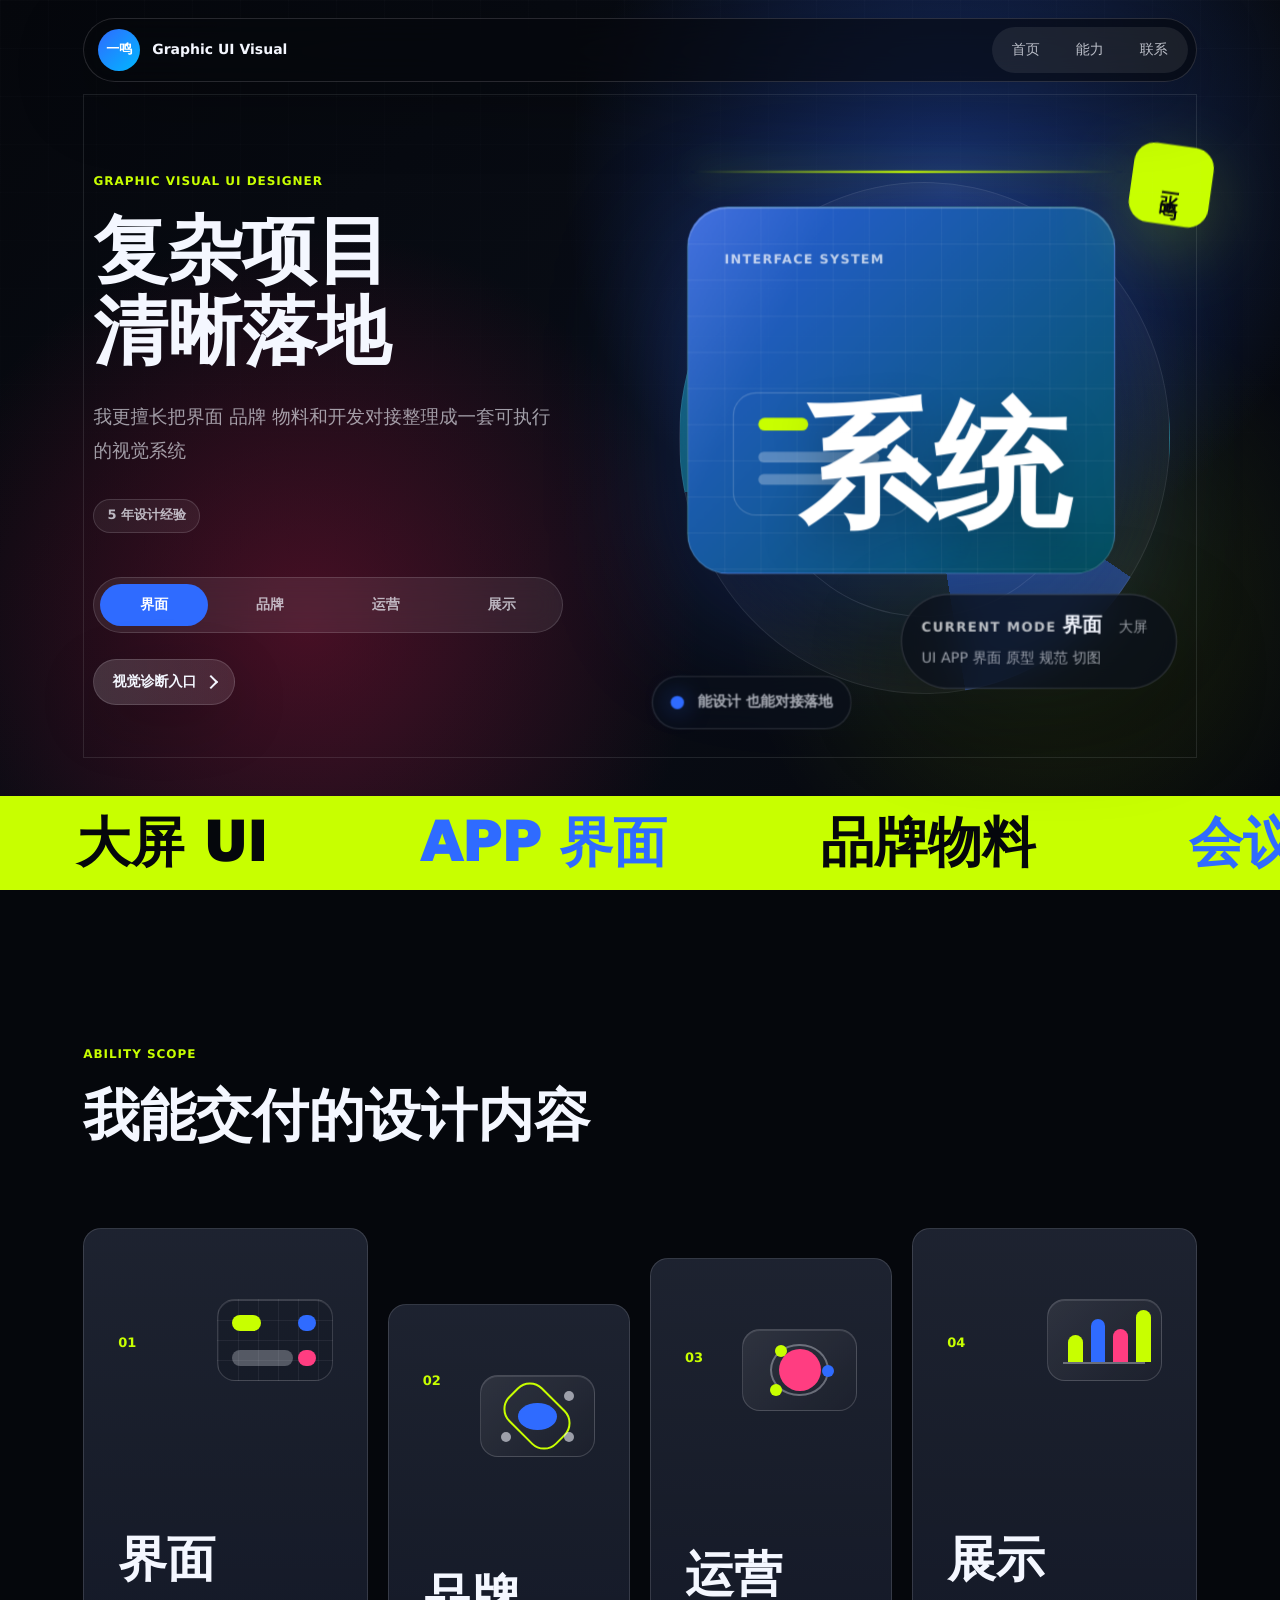
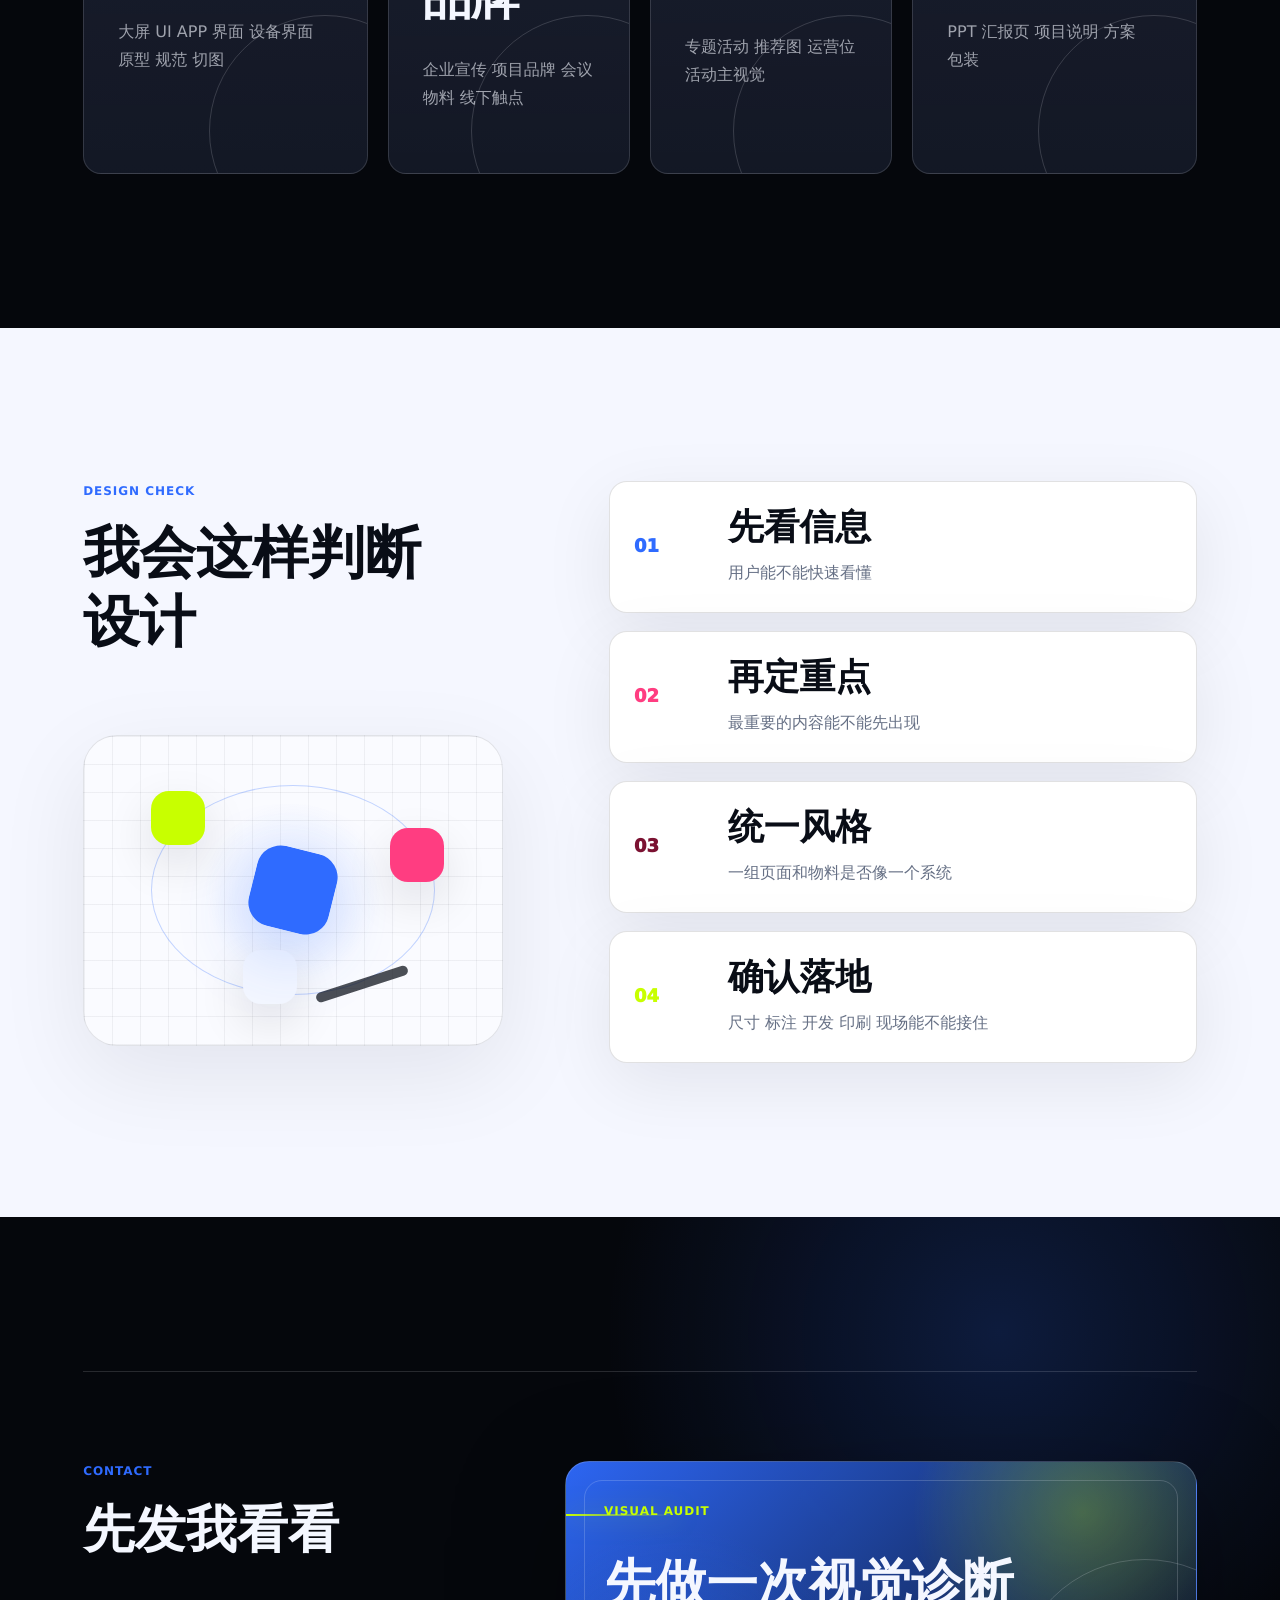
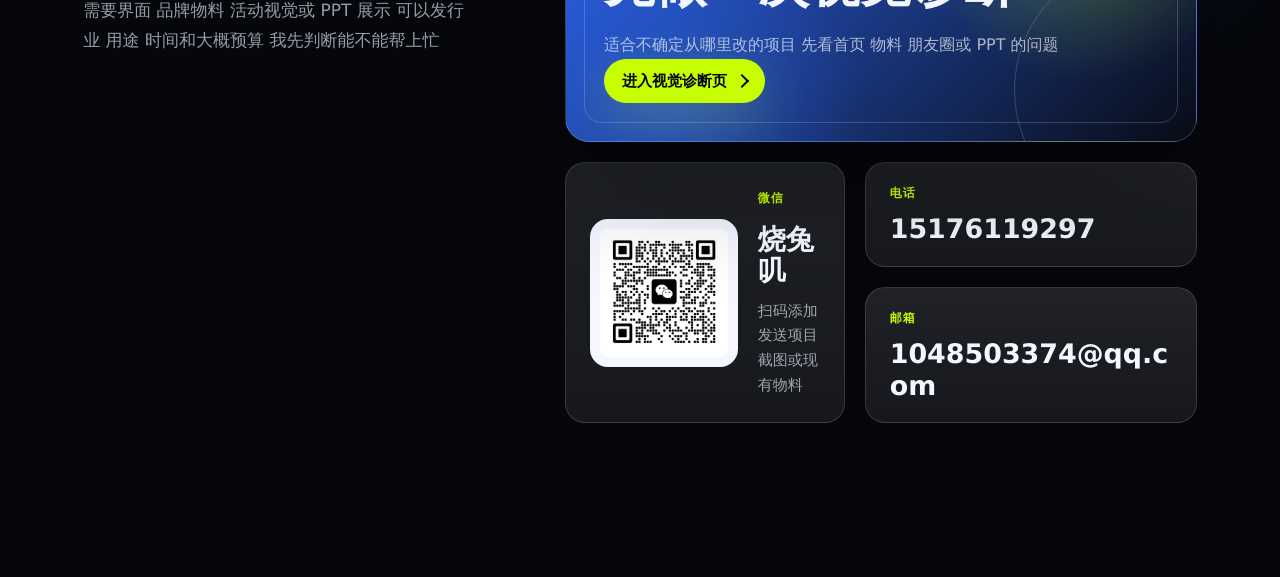
<file: index.html>
<!doctype html>
<html lang="zh-CN">
  <head>
    <meta charset="utf-8" />
    <meta name="viewport" content="width=device-width, initial-scale=1" />
    <title>张一鸣 视觉与 UI 设计师</title>
    <meta
      name="description"
      content="张一鸣 视觉与 UI 设计师 5 年设计经验 覆盖大屏 UI APP 界面 品牌物料 活动视觉 PPT 展示与项目落地"
    />
    <link rel="stylesheet" href="./styles.css" />
    <script src="./scripts.js" defer></script>
  </head>
  <body data-mode="interface">
    <div class="scroll-line" data-progress></div>
    <div class="light" data-light aria-hidden="true"></div>

    <header class="site-header" data-header>
      <a class="brand" href="#top" aria-label="回到首页">
        <span>一鸣</span>
        <strong>Graphic UI Visual</strong>
      </a>
      <button class="menu-toggle" type="button" aria-expanded="false" aria-controls="site-menu" data-menu-toggle>
        <span></span><span></span>
      </button>
      <nav class="site-nav" id="site-menu" data-menu>
        <a href="#top">首页</a>
        <a href="#work">能力</a>
        <a href="#contact">联系</a>
      </nav>
    </header>

    <main id="top">
      <section class="hero">
        <div class="hero-copy reveal">
          <p class="eyebrow">Graphic Visual UI Designer</p>
          <h1 data-hero-title>复杂项目<br />清晰落地</h1>
          <p class="lead" data-hero-lead>
            我更擅长把界面 品牌 物料和开发对接整理成一套可执行的视觉系统
          </p>
          <div class="hero-proof" aria-label="经验标签">
            <span>5 年设计经验</span>
          </div>

          <div class="mode-switch" aria-label="首屏内容切换">
            <button class="is-active" type="button" data-mode-button="interface">界面</button>
            <button type="button" data-mode-button="brand">品牌</button>
            <button type="button" data-mode-button="operation">运营</button>
            <button type="button" data-mode-button="presentation">展示</button>
          </div>

          <div class="hero-bottom reveal">
            <a class="enter" href="./visual-rescue/">视觉诊断入口</a>
          </div>
        </div>

        <div class="hero-art reveal" data-tilt aria-label="设计能力视觉装置">
          <div class="hero-halo" aria-hidden="true"></div>
          <div class="hero-screen">
            <span data-paper-label>Interface System</span>
            <div class="hero-wire" aria-hidden="true"><i></i><i></i><i></i></div>
            <strong data-paper-main>系统</strong>
          </div>
          <div class="hero-scan" aria-hidden="true"></div>
          <div class="hero-mode-card">
            <span>Current Mode</span>
            <strong data-paper-mode>界面</strong>
            <p data-paper-desc>大屏 UI APP 界面 原型 规范 切图</p>
          </div>
          <div class="hero-status">
            <b aria-hidden="true"></b>
            <span data-paper-status>能设计 也能对接落地</span>
          </div>
          <div class="seal">张一鸣</div>
        </div>
      </section>

      <section class="ticker" aria-label="能力关键词">
        <div>
          <span>大屏 UI</span>
          <span>APP 界面</span>
          <span>品牌物料</span>
          <span>会议活动</span>
          <span>PPT 展示</span>
          <span>开发对接</span>
          <span>大屏 UI</span>
          <span>APP 界面</span>
          <span>品牌物料</span>
          <span>会议活动</span>
          <span>PPT 展示</span>
          <span>开发对接</span>
        </div>
      </section>

      <section class="work" id="work">
        <div class="section-title reveal">
          <p class="eyebrow">Ability Scope</p>
          <h2>我能交付的设计内容</h2>
        </div>

        <div class="work-wall">
          <button class="work-card reveal" type="button" data-case-button="interface" data-magnetic>
            <span>01</span>
            <div class="card-icon icon-interface" aria-hidden="true">
              <i></i><i></i><i></i><i></i>
            </div>
            <h3>界面</h3>
            <p>大屏 UI APP 界面 设备界面 原型 规范 切图</p>
          </button>
          <button class="work-card reveal" type="button" data-case-button="brand" data-magnetic>
            <span>02</span>
            <div class="card-icon icon-brand" aria-hidden="true">
              <i></i><i></i><i></i>
            </div>
            <h3>品牌</h3>
            <p>企业宣传 项目品牌 会议物料 线下触点</p>
          </button>
          <button class="work-card reveal" type="button" data-case-button="operation" data-magnetic>
            <span>03</span>
            <div class="card-icon icon-operation" aria-hidden="true">
              <i></i><i></i><i></i>
            </div>
            <h3>运营</h3>
            <p>专题活动 推荐图 运营位 活动主视觉</p>
          </button>
          <button class="work-card reveal" type="button" data-case-button="presentation" data-magnetic>
            <span>04</span>
            <div class="card-icon icon-presentation" aria-hidden="true">
              <i></i><i></i><i></i><i></i>
            </div>
            <h3>展示</h3>
            <p>PPT 汇报页 项目说明 方案包装</p>
          </button>
        </div>
      </section>

      <section class="logic" id="logic">
        <div class="logic-head reveal">
          <p class="eyebrow">Design Check</p>
          <h2>我会这样判断设计</h2>
          <div class="logic-orbit" aria-hidden="true">
            <span></span>
            <span></span>
            <span></span>
            <i></i>
          </div>
        </div>
        <div class="logic-flow">
          <article class="logic-step reveal">
            <strong>01</strong>
            <div>
              <h3>先看信息</h3>
              <p>用户能不能快速看懂</p>
            </div>
          </article>
          <article class="logic-step reveal">
            <strong>02</strong>
            <div>
              <h3>再定重点</h3>
              <p>最重要的内容能不能先出现</p>
            </div>
          </article>
          <article class="logic-step reveal">
            <strong>03</strong>
            <div>
              <h3>统一风格</h3>
              <p>一组页面和物料是否像一个系统</p>
            </div>
          </article>
          <article class="logic-step reveal">
            <strong>04</strong>
            <div>
              <h3>确认落地</h3>
              <p>尺寸 标注 开发 印刷 现场能不能接住</p>
            </div>
          </article>
        </div>
      </section>

      <section class="contact" id="contact">
        <div class="contact-inner reveal">
          <div class="contact-copy">
            <p class="eyebrow">Contact</p>
            <h2>先发我看看</h2>
            <p>需要界面 品牌物料 活动视觉或 PPT 展示 可以发行业 用途 时间和大概预算 我先判断能不能帮上忙</p>
          </div>

          <div class="contact-panel" aria-label="联系方式">
            <a class="diagnosis-card" href="./visual-rescue/">
              <span>Visual Audit</span>
              <strong>先做一次视觉诊断</strong>
              <p>适合不确定从哪里改的项目 先看首页 物料 朋友圈或 PPT 的问题</p>
              <b>进入视觉诊断页</b>
            </a>

            <div class="contact-main">
              <article class="qr-card" aria-label="微信二维码">
                <img src="./assets/wechat-qr.png" alt="张一鸣微信二维码" />
                <div>
                  <span>微信</span>
                  <strong>烧兔叽</strong>
                  <p>扫码添加 发送项目截图或现有物料</p>
                </div>
              </article>

              <div class="contact-list">
                <a class="contact-line" href="tel:15176119297">
                  <span>电话</span>
                  <strong>15176119297</strong>
                </a>
                <a class="contact-line" href="mailto:1048503374@qq.com">
                  <span>邮箱</span>
                  <strong>1048503374@qq.com</strong>
                </a>
              </div>
            </div>
          </div>
        </div>
      </section>
    </main>

    <div class="case-modal" data-case-modal aria-hidden="true">
      <div class="case-backdrop" data-case-close></div>
      <section class="case-panel" role="dialog" aria-modal="true" aria-labelledby="case-title">
        <div class="case-panel-head">
          <div>
            <p class="eyebrow" data-case-kicker>Interface Case</p>
            <h2 id="case-title" data-case-title>河北联通少儿 IPTV</h2>
          </div>
          <button class="case-close" type="button" aria-label="关闭作品详情" data-case-close>
            <span></span><span></span>
          </button>
        </div>

        <div class="case-panel-body">
          <div class="case-stage" data-case-stage aria-label="作品图占位">
            <div class="screen large-screen">
              <i></i><i></i><i></i>
            </div>
            <div class="screen small-screen">
              <i></i><i></i>
            </div>
          </div>

          <div class="case-detail">
            <p data-case-intro>适合放大屏 UI 专题页 推荐位 排屏稿和切图对接记录</p>
            <div class="case-notes">
              <article>
                <strong>背景</strong>
                <p data-case-bg>少儿 IPTV 内容更新频繁 需要稳定视觉规范</p>
              </article>
              <article>
                <strong>负责</strong>
                <p data-case-role>界面更新 专题活动 推荐位 切图对接</p>
              </article>
              <article>
                <strong>展示</strong>
                <p data-case-show>放上线画面 前后对比 规范拆解</p>
              </article>
            </div>
            <div class="case-slots" aria-label="作品图片位置">
              <span>主视觉图</span>
              <span>过程图</span>
              <span>落地图</span>
            </div>
          </div>
        </div>
      </section>
    </div>
  </body>
</html>
</file>
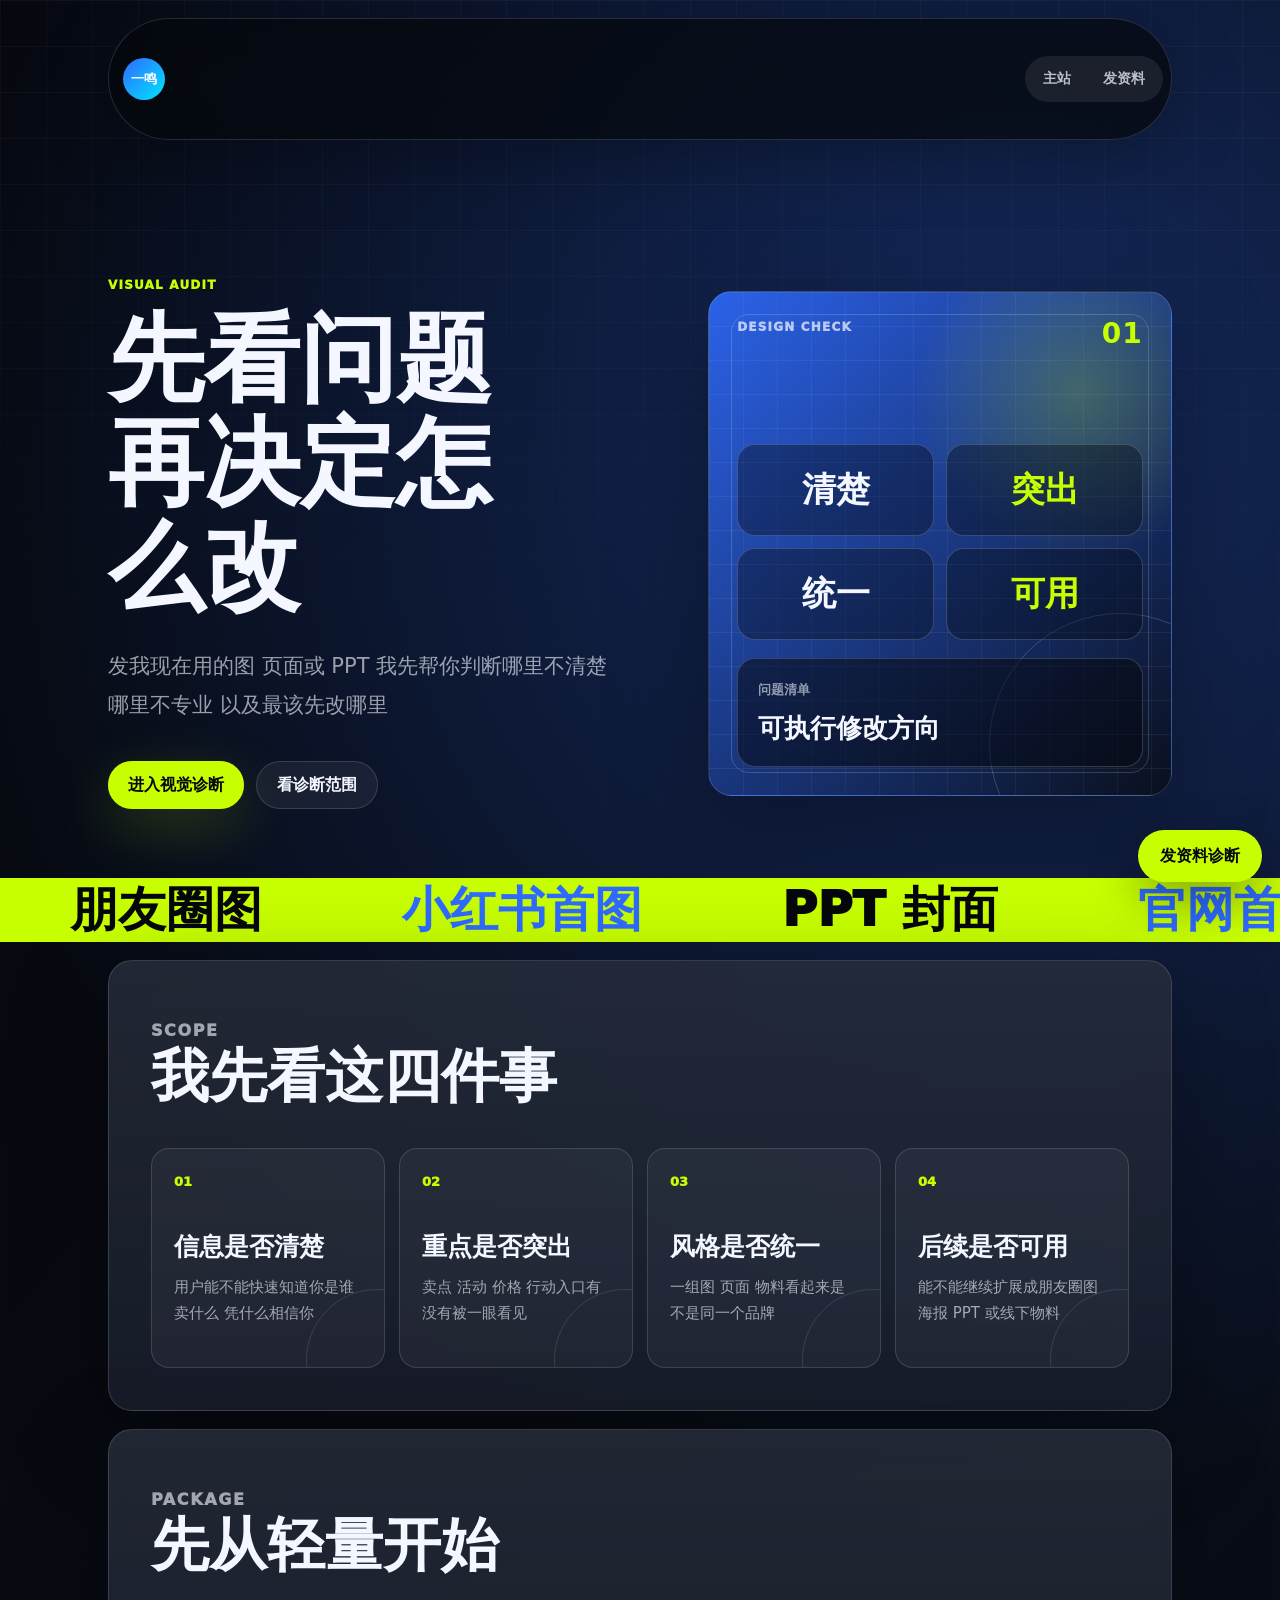
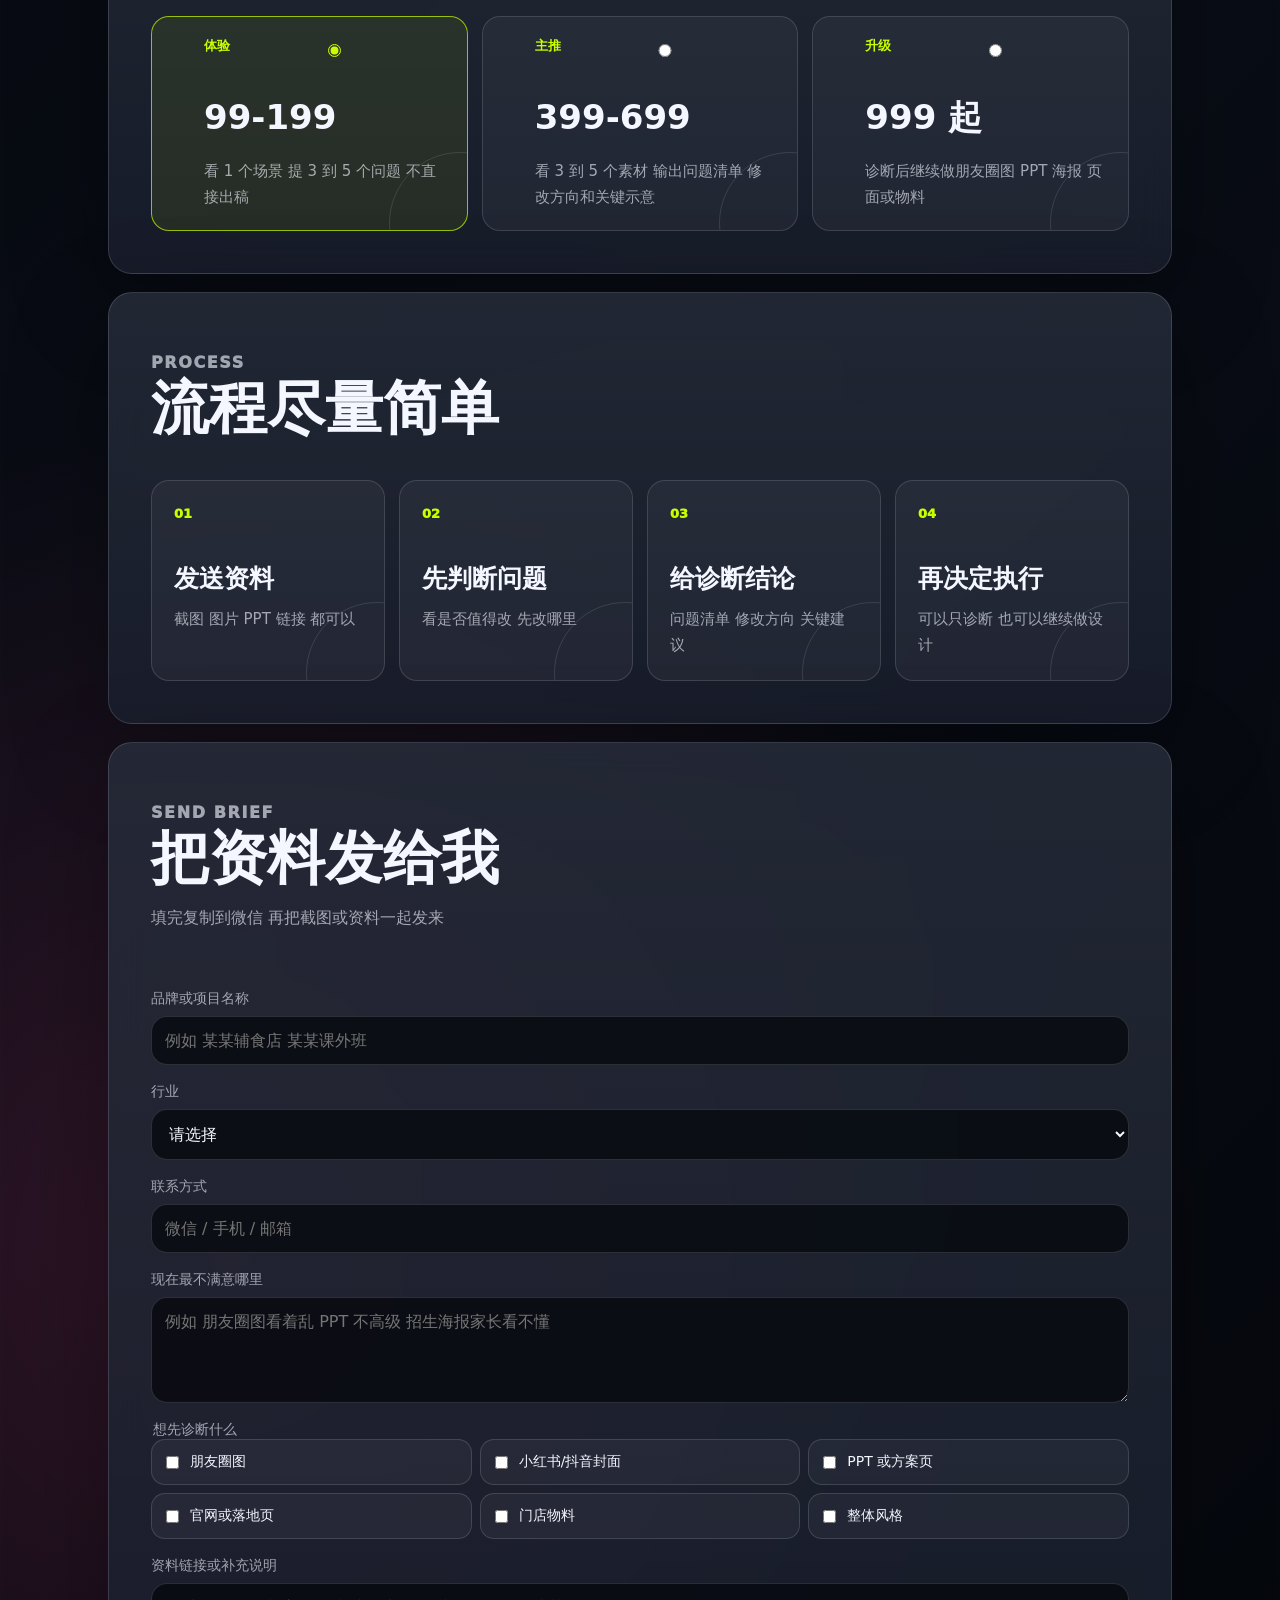
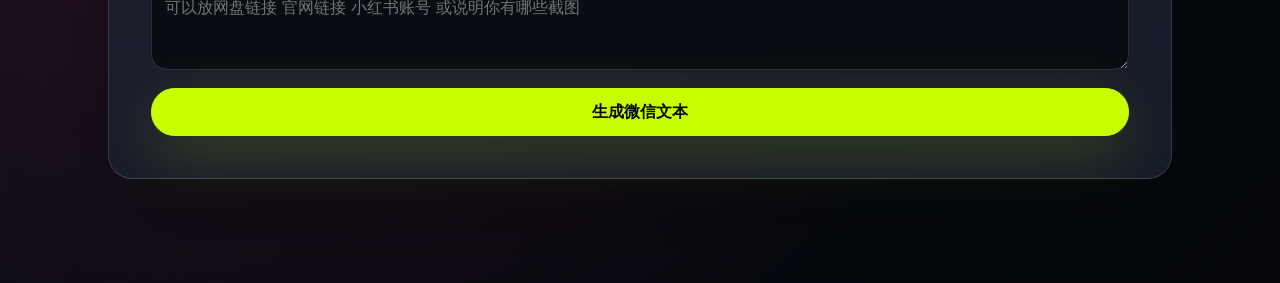
<file: visual-rescue/index.html>
<!doctype html>
<html lang="zh-CN">
  <head>
    <meta charset="UTF-8" />
    <meta name="viewport" content="width=device-width, initial-scale=1.0" />
    <title>视觉诊断 张一鸣</title>
    <meta name="description" content="张一鸣视觉诊断入口，发送现有宣传图、页面或 PPT，先判断哪里不专业、哪里值得改。" />
    <link rel="stylesheet" href="./styles.css" />
  </head>
  <body>
    <main class="app">
      <section class="hero" id="top">
        <nav class="topbar" aria-label="页面导航">
          <a class="brand" href="../">一鸣</a>
          <div>
            <a href="../">主站</a>
            <a href="#form">发资料</a>
          </div>
        </nav>

        <div class="hero-grid">
          <div class="hero-copy">
            <p class="eyebrow">Visual Audit</p>
            <h1>先看问题<br />再决定怎么改</h1>
            <p>
              发我现在用的图 页面或 PPT 我先帮你判断哪里不清楚 哪里不专业 以及最该先改哪里
            </p>
            <div class="hero-actions">
              <a class="primary pulse" href="#form">进入视觉诊断</a>
              <a class="ghost" href="#scope">看诊断范围</a>
            </div>
          </div>

          <div class="audit-card" aria-label="视觉诊断演示">
            <div class="audit-grid" aria-hidden="true">
              <span></span><span></span><span></span><span></span>
            </div>
            <div class="audit-head">
              <span>DESIGN CHECK</span>
              <strong>01</strong>
            </div>
            <div class="audit-focus">
              <b>清楚</b>
              <b>突出</b>
              <b>统一</b>
              <b>可用</b>
            </div>
            <div class="audit-report">
              <span>问题清单</span>
              <strong>可执行修改方向</strong>
            </div>
          </div>
        </div>
      </section>

      <section class="strip" aria-label="适合诊断的内容">
        <span>朋友圈图</span>
        <span>小红书首图</span>
        <span>PPT 封面</span>
        <span>官网首屏</span>
        <span>门店物料</span>
      </section>

      <section class="panel scope" id="scope">
        <div class="section-title">
          <p class="eyebrow">Scope</p>
          <h2>我先看这四件事</h2>
        </div>
        <div class="scope-grid">
          <article>
            <span>01</span>
            <strong>信息是否清楚</strong>
            <p>用户能不能快速知道你是谁 卖什么 凭什么相信你</p>
          </article>
          <article>
            <span>02</span>
            <strong>重点是否突出</strong>
            <p>卖点 活动 价格 行动入口有没有被一眼看见</p>
          </article>
          <article>
            <span>03</span>
            <strong>风格是否统一</strong>
            <p>一组图 页面 物料看起来是不是同一个品牌</p>
          </article>
          <article>
            <span>04</span>
            <strong>后续是否可用</strong>
            <p>能不能继续扩展成朋友圈图 海报 PPT 或线下物料</p>
          </article>
        </div>
      </section>

      <section class="panel plans" id="plans">
        <div class="section-title">
          <p class="eyebrow">Package</p>
          <h2>先从轻量开始</h2>
        </div>
        <div class="plan-grid" role="radiogroup" aria-label="服务版本">
          <label class="plan active">
            <input type="radio" name="plan" value="视觉诊断体验版" checked />
            <span>体验</span>
            <strong>99-199</strong>
            <small>看 1 个场景 提 3 到 5 个问题 不直接出稿</small>
          </label>
          <label class="plan">
            <input type="radio" name="plan" value="视觉诊断标准版" />
            <span>主推</span>
            <strong>399-699</strong>
            <small>看 3 到 5 个素材 输出问题清单 修改方向和关键示意</small>
          </label>
          <label class="plan">
            <input type="radio" name="plan" value="视觉升级执行版" />
            <span>升级</span>
            <strong>999 起</strong>
            <small>诊断后继续做朋友圈图 PPT 海报 页面或物料</small>
          </label>
        </div>
      </section>

      <section class="panel process">
        <div class="section-title">
          <p class="eyebrow">Process</p>
          <h2>流程尽量简单</h2>
        </div>
        <ol>
          <li><span>01</span><strong>发送资料</strong><small>截图 图片 PPT 链接 都可以</small></li>
          <li><span>02</span><strong>先判断问题</strong><small>看是否值得改 先改哪里</small></li>
          <li><span>03</span><strong>给诊断结论</strong><small>问题清单 修改方向 关键建议</small></li>
          <li><span>04</span><strong>再决定执行</strong><small>可以只诊断 也可以继续做设计</small></li>
        </ol>
      </section>

      <form class="panel form" id="form">
        <div class="section-title">
          <p class="eyebrow">Send Brief</p>
          <h2>把资料发给我</h2>
          <p>填完复制到微信 再把截图或资料一起发来</p>
        </div>

        <label>
          <span>品牌或项目名称</span>
          <input name="brand" type="text" placeholder="例如 某某辅食店 某某课外班" />
        </label>

        <label>
          <span>行业</span>
          <select name="industry">
            <option value="">请选择</option>
            <option>婴儿辅食/母婴</option>
            <option>教育培训</option>
            <option>餐饮/门店</option>
            <option>医疗健康</option>
            <option>本地服务</option>
            <option>企业服务</option>
            <option>其他</option>
          </select>
        </label>

        <label>
          <span>联系方式</span>
          <input name="contact" type="text" placeholder="微信 / 手机 / 邮箱" />
        </label>

        <label>
          <span>现在最不满意哪里</span>
          <textarea name="problem" rows="4" placeholder="例如 朋友圈图看着乱 PPT 不高级 招生海报家长看不懂"></textarea>
        </label>

        <fieldset>
          <legend>想先诊断什么</legend>
          <div class="checks">
            <label><input type="checkbox" name="needs" value="朋友圈图" />朋友圈图</label>
            <label><input type="checkbox" name="needs" value="小红书/抖音封面" />小红书/抖音封面</label>
            <label><input type="checkbox" name="needs" value="PPT 或方案页" />PPT 或方案页</label>
            <label><input type="checkbox" name="needs" value="官网或落地页" />官网或落地页</label>
            <label><input type="checkbox" name="needs" value="门店物料" />门店物料</label>
            <label><input type="checkbox" name="needs" value="整体风格" />整体风格</label>
          </div>
        </fieldset>

        <label>
          <span>资料链接或补充说明</span>
          <textarea name="materials" rows="3" placeholder="可以放网盘链接 官网链接 小红书账号 或说明你有哪些截图"></textarea>
        </label>

        <button class="submit pulse" type="submit">生成微信文本</button>
      </form>

      <section class="panel result" id="resultPanel" hidden>
        <div class="section-title">
          <p class="eyebrow">Message</p>
          <h2>复制这段发给我</h2>
        </div>
        <textarea id="resultText" rows="12" readonly></textarea>
        <div class="actions">
          <button type="button" id="copyButton">复制文本</button>
          <a href="mailto:1048503374@qq.com" id="mailLink">发邮件</a>
        </div>
        <p class="tip">微信也可以直接发 记得把截图或资料一起发来</p>
      </section>
    </main>

    <a class="float-cta" href="#form">发资料诊断</a>
    <script src="./script.js"></script>
  </body>
</html>
</file>
<file: styles.css>
:root {
  --bg: #05070c;
  --bg-2: #090d16;
  --panel: #0d1220;
  --panel-2: #121827;
  --text: #f4f7ff;
  --muted: rgba(244, 247, 255, 0.62);
  --line: rgba(244, 247, 255, 0.14);
  --cool: #f5f7ff;
  --ink: #090d16;
  --ink-muted: #667085;
  --blue: #2f6bff;
  --blue-2: #00b8ff;
  --acid: #c8ff00;
  --wine: #7b1232;
  --hot: #ff3d81;
  --tone: #2f6bff;
  --tone-2: #00b8ff;
  --tone-ink: #ffffff;
  --page-x: clamp(28px, 6.5vw, 104px);
  --page-x-mobile: 20px;
}

body[data-mode="interface"] {
  --tone: #2f6bff;
  --tone-2: #00e5ff;
  --tone-ink: #ffffff;
}

body[data-mode="brand"] {
  --tone: #c8ff00;
  --tone-2: #2f6bff;
  --tone-ink: #05070c;
}

body[data-mode="operation"] {
  --tone: #ff3d81;
  --tone-2: #2f6bff;
  --tone-ink: #ffffff;
}

body[data-mode="presentation"] {
  --tone: #00e5ff;
  --tone-2: #c8ff00;
  --tone-ink: #05070c;
}

body[data-mode="focus"] {
  --blue: #6d5cff;
  --blue-2: #ff3d81;
  --acid: #00ffd0;
  --wine: #31116f;
}

body[data-mode="order"] {
  --blue: #00a3ff;
  --blue-2: #5bffb8;
  --acid: #f7ff4a;
  --wine: #14213d;
}

* {
  box-sizing: border-box;
}

html {
  max-width: 100%;
  overflow-x: hidden;
  scroll-behavior: smooth;
}

section {
  scroll-margin-top: 108px;
}

body {
  margin: 0;
  overflow-x: hidden;
  background: var(--bg);
  color: var(--text);
  font-family:
    ui-sans-serif, system-ui, -apple-system, BlinkMacSystemFont, "Segoe UI", "PingFang SC",
    "Microsoft YaHei", Arial, sans-serif;
  line-height: 1.75;
}

body.modal-open {
  overflow: hidden;
}

body,
button,
a {
  -webkit-font-smoothing: antialiased;
  text-rendering: geometricPrecision;
}

body::before {
  content: "";
  position: fixed;
  inset: 0;
  z-index: 50;
  pointer-events: none;
  opacity: 0.42;
  background:
    linear-gradient(rgba(244, 247, 255, 0.045) 1px, transparent 1px),
    linear-gradient(90deg, rgba(244, 247, 255, 0.038) 1px, transparent 1px);
  background-size: 48px 48px;
  mask-image: linear-gradient(to bottom, black 0%, transparent 82%);
}

a {
  color: inherit;
  text-decoration: none;
}

button {
  color: inherit;
  font: inherit;
}

.scroll-line {
  position: fixed;
  top: 0;
  left: 0;
  z-index: 90;
  width: 0;
  height: 3px;
  background: linear-gradient(90deg, var(--blue), var(--acid), var(--hot));
}

.light {
  position: fixed;
  z-index: 0;
  width: 520px;
  height: 520px;
  border-radius: 50%;
  background: radial-gradient(circle, rgba(47, 107, 255, 0.22), transparent 66%);
  opacity: 0;
  pointer-events: none;
  transform: translate(-50%, -50%);
}

.site-header {
  position: fixed;
  inset: 18px var(--page-x) auto;
  z-index: 70;
  min-height: 58px;
  display: flex;
  align-items: center;
  justify-content: space-between;
  padding: 8px 8px 8px 14px;
  border: 1px solid var(--line);
  border-radius: 999px;
  background: rgba(5, 7, 12, 0.62);
  color: var(--text);
  backdrop-filter: blur(22px);
  box-shadow: 0 18px 70px rgba(0, 0, 0, 0.28);
  transition:
    background 180ms ease,
    border-color 180ms ease;
}

.site-header.is-scrolled {
  background: rgba(5, 7, 12, 0.9);
  border-color: rgba(244, 247, 255, 0.2);
}

.brand {
  display: inline-flex;
  align-items: center;
  gap: 12px;
}

.brand span {
  display: grid;
  width: 42px;
  height: 42px;
  place-items: center;
  border-radius: 50%;
  background: linear-gradient(135deg, var(--blue), var(--blue-2));
  color: white;
  font-size: 13px;
  font-weight: 950;
}

.brand strong {
  font-size: 14px;
  font-weight: 760;
}

.site-nav {
  display: inline-flex;
  gap: 4px;
  padding: 4px;
  border-radius: 999px;
  background: rgba(244, 247, 255, 0.08);
}

.site-nav a {
  min-height: 38px;
  display: inline-flex;
  align-items: center;
  border-radius: 999px;
  padding: 0 16px;
  color: rgba(244, 247, 255, 0.74);
  font-size: 14px;
}

.site-nav a:hover,
.site-nav a:focus-visible {
  background: var(--text);
  color: var(--bg);
  outline: 0;
}

.menu-toggle {
  display: none;
  width: 42px;
  height: 42px;
  place-items: center;
  border: 0;
  border-radius: 50%;
  background: var(--text);
  color: var(--bg);
}

.menu-toggle span {
  grid-area: 1 / 1;
  width: 18px;
  height: 2px;
  border-radius: 999px;
  background: currentColor;
  transition: transform 180ms ease;
}

.menu-toggle span:first-child {
  transform: translateY(-4px);
}

.menu-toggle span:last-child {
  transform: translateY(4px);
}

.menu-toggle[aria-expanded="true"] span:first-child {
  transform: rotate(45deg);
}

.menu-toggle[aria-expanded="true"] span:last-child {
  transform: rotate(-45deg);
}

.hero {
  position: relative;
  z-index: 1;
  min-height: 88svh;
  display: grid;
  grid-template-columns: minmax(0, 0.88fr) minmax(420px, 1fr);
  gap: clamp(48px, 7vw, 128px);
  align-items: center;
  padding: 118px var(--page-x) 38px;
  background:
    radial-gradient(circle at 74% 24%, color-mix(in srgb, var(--tone) 38%, transparent), transparent 34%),
    radial-gradient(circle at 82% 76%, rgba(200, 255, 0, 0.12), transparent 26%),
    radial-gradient(circle at 24% 78%, rgba(123, 18, 50, 0.55), transparent 34%),
    linear-gradient(135deg, #05070c 0%, #090d16 54%, #05070c 100%);
  color: var(--text);
}

.hero::after {
  content: "";
  position: absolute;
  inset: 94px var(--page-x) 38px;
  border: 1px solid rgba(244, 247, 255, 0.1);
  pointer-events: none;
}

.hero-copy,
.hero-art,
.hero-bottom {
  position: relative;
  z-index: 2;
}

.eyebrow {
  margin: 0 0 18px;
  color: var(--acid);
  font-size: 12px;
  font-weight: 900;
  letter-spacing: 0.08em;
  text-transform: uppercase;
}

h1,
h2,
h3,
p {
  text-wrap: pretty;
  overflow-wrap: anywhere;
}

h1,
h2,
h3 {
  margin: 0;
  letter-spacing: 0;
}

h1 {
  max-width: 660px;
  font-size: clamp(46px, 5.8vw, 78px);
  line-height: 1.1;
  font-weight: 950;
  text-align: left;
}

h2 {
  max-width: 980px;
  font-size: clamp(32px, 4.4vw, 58px);
  line-height: 1.22;
  font-weight: 930;
  text-align: left;
}

h3 {
  font-size: clamp(34px, 3.8vw, 54px);
  line-height: 1.18;
  font-weight: 930;
  text-align: left;
}

.lead {
  max-width: 540px;
  margin: 28px 0 0;
  color: var(--muted);
  font-size: clamp(17px, 1.45vw, 20px);
  line-height: 1.85;
}

.hero-copy {
  padding-left: clamp(0px, 0.8vw, 14px);
}

.hero-proof {
  display: flex;
  flex-wrap: wrap;
  gap: 10px;
  margin-top: 30px;
}

.hero-proof span {
  min-height: 34px;
  display: inline-flex;
  align-items: center;
  border: 1px solid var(--line);
  border-radius: 999px;
  padding: 0 13px;
  background: rgba(244, 247, 255, 0.06);
  color: rgba(244, 247, 255, 0.72);
  font-size: 13px;
  font-weight: 850;
}

.mode-switch {
  width: min(520px, 100%);
  display: grid;
  grid-template-columns: repeat(4, minmax(0, 1fr));
  gap: 8px;
  margin-top: 44px;
  padding: 6px;
  border: 1px solid var(--line);
  border-radius: 999px;
  background: rgba(244, 247, 255, 0.08);
  backdrop-filter: blur(12px);
}

.mode-switch button {
  min-width: 0;
  min-height: 42px;
  border: 0;
  border-radius: 999px;
  background: transparent;
  color: rgba(244, 247, 255, 0.7);
  cursor: pointer;
  font-size: 14px;
  font-weight: 850;
  transition:
    transform 180ms ease,
    background 180ms ease,
    color 180ms ease;
}

.mode-switch button:hover {
  transform: translateY(-1px);
  color: var(--text);
}

.mode-switch button.is-active {
  background: var(--tone);
  color: var(--tone-ink);
}

.hero-art {
  position: relative;
  min-height: min(68vw, 640px);
  min-width: 0;
  perspective: 1500px;
  transform-style: preserve-3d;
  transition: transform 180ms ease;
}

.seal {
  position: absolute;
  top: 10%;
  right: 4%;
  z-index: 9;
  display: grid;
  width: 70px;
  height: 70px;
  place-items: center;
  border-radius: 18px;
  background: var(--acid);
  color: var(--bg);
  font-weight: 950;
  writing-mode: vertical-rl;
  letter-spacing: 0.18em;
  transform: translateZ(190px) rotate(8deg);
  box-shadow: 0 18px 60px rgba(200, 255, 0, 0.22);
}

.hero-halo {
  position: absolute;
  inset: 10% 5%;
  border: 1px solid rgba(244, 247, 255, 0.12);
  border-radius: 50%;
  background:
    radial-gradient(circle, rgba(244, 247, 255, 0.12), transparent 34%),
    conic-gradient(from 70deg, transparent 0 15%, color-mix(in srgb, var(--tone) 42%, transparent) 15% 28%, transparent 28% 52%, color-mix(in srgb, var(--tone-2) 34%, transparent) 52% 64%, transparent 64% 100%);
  box-shadow: inset 0 0 88px rgba(244, 247, 255, 0.08);
  animation: hero-turn 24s linear infinite;
}

.hero-halo::before,
.hero-halo::after {
  content: "";
  position: absolute;
  inset: 15%;
  border: 1px solid rgba(244, 247, 255, 0.12);
  border-radius: 50%;
}

.hero-halo::after {
  inset: 34%;
  border-color: color-mix(in srgb, var(--tone) 44%, transparent);
}

.hero-screen {
  position: absolute;
  z-index: 3;
  left: 9%;
  top: 16%;
  width: 74%;
  min-height: 54%;
  overflow: hidden;
  border: 1px solid rgba(244, 247, 255, 0.2);
  border-radius: clamp(28px, 3vw, 40px);
  padding: clamp(22px, 3vw, 34px);
  background:
    linear-gradient(rgba(255, 255, 255, 0.075) 1px, transparent 1px),
    linear-gradient(90deg, rgba(255, 255, 255, 0.055) 1px, transparent 1px),
    linear-gradient(135deg, color-mix(in srgb, var(--tone) 84%, #141a26), color-mix(in srgb, var(--tone-2) 30%, #07101c));
  background-size:
    34px 34px,
    34px 34px,
    auto;
  box-shadow:
    0 36px 130px color-mix(in srgb, var(--tone) 25%, transparent),
    inset 0 1px 0 rgba(255, 255, 255, 0.28);
  transform: translateZ(88px);
}

.hero-screen::before {
  content: "";
  position: absolute;
  inset: -45% -30%;
  background: linear-gradient(115deg, transparent 35%, rgba(255, 255, 255, 0.28) 48%, transparent 62%);
  opacity: 0.42;
  transform: translateX(-40%);
  animation: hero-gloss 5.5s ease-in-out infinite;
}

.hero-screen span,
.hero-mode-card span {
  position: relative;
  z-index: 2;
  color: rgba(255, 255, 255, 0.72);
  font-size: 12px;
  font-weight: 900;
  letter-spacing: 0.1em;
  text-transform: uppercase;
}

.hero-screen strong {
  position: absolute;
  right: clamp(22px, 4vw, 42px);
  bottom: clamp(20px, 4vw, 38px);
  z-index: 2;
  color: #fff;
  font-size: clamp(68px, 10vw, 128px);
  line-height: 0.95;
  letter-spacing: 0;
  text-shadow: 0 18px 40px rgba(0, 0, 0, 0.25);
}

.hero-wire {
  position: absolute;
  left: clamp(22px, 4vw, 42px);
  bottom: clamp(26px, 5vw, 54px);
  z-index: 2;
  width: min(220px, 42%);
  aspect-ratio: 1.45;
  border: 1px solid rgba(255, 255, 255, 0.2);
  border-radius: 22px;
}

.hero-wire i {
  position: absolute;
  display: block;
  border-radius: 999px;
  background: rgba(255, 255, 255, 0.28);
}

.hero-wire i:nth-child(1) {
  left: 14%;
  top: 20%;
  width: 28%;
  height: 12px;
  background: var(--acid);
}

.hero-wire i:nth-child(2) {
  left: 14%;
  top: 48%;
  width: 68%;
  height: 10px;
}

.hero-wire i:nth-child(3) {
  left: 14%;
  top: 67%;
  width: 46%;
  height: 10px;
}

.hero-scan {
  position: absolute;
  left: 12%;
  top: 13%;
  z-index: 6;
  width: 70%;
  height: 2px;
  background: linear-gradient(90deg, transparent, var(--acid), transparent);
  box-shadow: 0 0 30px rgba(200, 255, 0, 0.66);
  transform: translateZ(170px);
  animation: hero-scan 4.2s ease-in-out infinite;
}

.hero-mode-card {
  position: absolute;
  right: 8%;
  top: 72%;
  z-index: 7;
  width: min(320px, 46%);
  border: 1px solid rgba(244, 247, 255, 0.16);
  border-radius: 999px;
  padding: 14px 18px;
  background: rgba(10, 15, 26, 0.76);
  box-shadow: 0 28px 90px rgba(0, 0, 0, 0.32);
  backdrop-filter: blur(20px);
  transform: translateZ(142px);
}

.hero-mode-card strong {
  display: inline-block;
  margin: 0 10px 0 0;
  color: var(--text);
  font-size: 18px;
  line-height: 1;
}

.hero-mode-card p {
  display: inline;
  margin: 0;
  color: var(--muted);
  font-size: 13px;
  line-height: 1.4;
}

.hero-status {
  position: absolute;
  left: 5%;
  bottom: 9%;
  z-index: 7;
  display: flex;
  align-items: center;
  gap: 12px;
  border: 1px solid rgba(244, 247, 255, 0.16);
  border-radius: 999px;
  padding: 12px 16px;
  background: rgba(10, 15, 26, 0.74);
  color: rgba(244, 247, 255, 0.7);
  font-size: 13px;
  font-weight: 850;
  backdrop-filter: blur(18px);
  transform: translateZ(150px);
}

.hero-status b {
  width: 12px;
  height: 12px;
  border-radius: 50%;
  background: var(--tone);
  box-shadow: 0 0 22px color-mix(in srgb, var(--tone) 70%, transparent);
}

.paper {
  position: absolute;
  overflow: hidden;
  border: 1px solid rgba(244, 247, 255, 0.16);
  border-radius: 18px;
  color: var(--text);
  box-shadow: 0 34px 110px rgba(0, 0, 0, 0.38);
  backdrop-filter: blur(16px);
}

.paper::after {
  content: "";
  position: absolute;
  inset: 0;
  pointer-events: none;
  background:
    linear-gradient(rgba(244, 247, 255, 0.055) 1px, transparent 1px),
    linear-gradient(90deg, rgba(244, 247, 255, 0.045) 1px, transparent 1px);
  background-size: 28px 28px;
  opacity: 0.48;
}

.paper span {
  position: relative;
  z-index: 2;
  color: rgba(244, 247, 255, 0.62);
  font-size: 12px;
  font-weight: 900;
  letter-spacing: 0.08em;
}

.paper-main {
  inset: 0 11% auto 4%;
  min-height: 56%;
  padding: 26px;
  background:
    linear-gradient(135deg, rgba(47, 107, 255, 0.9), rgba(0, 184, 255, 0.28)),
    rgba(244, 247, 255, 0.08);
}

.paper-main::before {
  content: "";
  position: absolute;
  inset: 20px;
  border: 1px solid rgba(244, 247, 255, 0.22);
  border-radius: 14px;
}

.paper-main strong {
  position: absolute;
  z-index: 3;
  right: 24px;
  bottom: 22px;
  color: white;
  font-size: clamp(62px, 8vw, 110px);
  line-height: 1;
}

.project-frame {
  position: absolute;
  z-index: 2;
  left: 9%;
  top: 28%;
  width: 46%;
  min-height: 38%;
  border: 1px solid rgba(244, 247, 255, 0.22);
  border-radius: 16px;
  background: rgba(5, 7, 12, 0.12);
}

.project-frame i {
  position: absolute;
  display: block;
  border-radius: 999px;
  background: rgba(244, 247, 255, 0.28);
}

.project-frame i:nth-child(1) {
  left: 10%;
  top: 16%;
  width: 24%;
  height: 14px;
  background: var(--acid);
}

.project-frame i:nth-child(2) {
  right: 10%;
  top: 16%;
  width: 14%;
  height: 14px;
  background: var(--blue);
}

.project-frame i:nth-child(3) {
  left: 10%;
  top: 42%;
  width: 78%;
  height: 12px;
}

.project-frame i:nth-child(4) {
  left: 10%;
  top: 62%;
  width: 56%;
  height: 12px;
}

.project-frame i:nth-child(5) {
  right: 10%;
  bottom: 14%;
  width: 20px;
  height: 20px;
  background: var(--hot);
}

.project-frame i:nth-child(6) {
  left: 10%;
  bottom: 17%;
  width: 28%;
  height: 10px;
}

.measure-line {
  position: absolute;
  z-index: 2;
  top: 22%;
  right: 9%;
  width: 32%;
  height: 1px;
  background: rgba(244, 247, 255, 0.3);
}

.measure-line b {
  position: absolute;
  top: -4px;
  width: 9px;
  height: 9px;
  border-radius: 50%;
  background: var(--acid);
}

.measure-line b:nth-child(1) {
  left: 0;
}

.measure-line b:nth-child(2) {
  left: 48%;
  background: var(--blue);
}

.measure-line b:nth-child(3) {
  right: 0;
  background: var(--text);
}

.paper-main strong,
.paper-brand strong,
.hero-screen strong,
.hero-mode-card strong,
.hero-mode-card p,
.hero-status span,
[data-hero-title],
[data-hero-lead],
[data-paper-label] {
  transition:
    opacity 180ms ease,
    transform 180ms ease,
    color 180ms ease;
}

.is-switching [data-hero-title],
.is-switching [data-hero-lead],
.is-switching .hero-screen strong,
.is-switching .hero-mode-card strong,
.is-switching .hero-mode-card p,
.is-switching .hero-status span,
.is-switching [data-paper-label] {
  opacity: 0;
  transform: translateY(8px);
}

.paper-ui {
  left: 0;
  bottom: 0;
  width: 46%;
  min-height: 34%;
  padding: 18px;
  background: rgba(13, 18, 32, 0.82);
}

.paper-ui em {
  position: absolute;
  z-index: 2;
  right: 18px;
  top: 18px;
  color: rgba(244, 247, 255, 0.42);
  font-style: normal;
  font-size: 12px;
  font-weight: 900;
}

.paper-ui i {
  position: relative;
  z-index: 2;
  display: block;
  height: 30px;
  margin-top: 14px;
  border-radius: 8px;
  background: rgba(244, 247, 255, 0.16);
}

.paper-ui i:first-of-type {
  width: 78%;
  height: 60px;
  background: var(--acid);
}

.paper-ui i:nth-of-type(2) {
  width: 92%;
}

.paper-ui i:nth-of-type(3) {
  width: 54%;
}

.ui-dots {
  position: absolute;
  z-index: 2;
  right: 18px;
  bottom: 18px;
  display: flex;
  gap: 7px;
}

.ui-dots b {
  width: 9px;
  height: 9px;
  border-radius: 50%;
  background: rgba(244, 247, 255, 0.32);
}

.ui-dots b:nth-child(1) {
  background: var(--acid);
}

.ui-dots b:nth-child(2) {
  background: var(--blue);
}

.ui-dots b:nth-child(3) {
  background: var(--hot);
}

.paper-brand {
  right: 0;
  bottom: 12%;
  width: 55%;
  min-height: 34%;
  padding: 20px;
  background:
    linear-gradient(135deg, rgba(123, 18, 50, 0.96), rgba(255, 61, 129, 0.18)),
    var(--wine);
}

.paper-brand strong {
  position: absolute;
  z-index: 3;
  right: 20px;
  bottom: 16px;
  color: white;
  font-size: clamp(44px, 5.8vw, 78px);
  line-height: 1;
}

.scope-tags {
  position: relative;
  z-index: 2;
  display: flex;
  flex-wrap: wrap;
  gap: 8px;
  margin-top: 28px;
}

.scope-tags b {
  min-height: 30px;
  display: inline-flex;
  align-items: center;
  border: 1px solid rgba(244, 247, 255, 0.2);
  border-radius: 999px;
  padding: 0 12px;
  color: rgba(244, 247, 255, 0.72);
  font-size: 13px;
  font-weight: 900;
}

.scope-tags b:first-child {
  background: var(--acid);
  color: var(--bg);
  border-color: transparent;
}

.hero-bottom {
  position: relative;
  display: flex;
  align-items: center;
  justify-content: flex-start;
  gap: 12px;
  flex-wrap: wrap;
  margin-top: 26px;
  border-top: 0;
  padding-top: 0;
  color: var(--muted);
  font-size: 14px;
}

.enter {
  position: relative;
  display: inline-flex;
  align-items: center;
  gap: 10px;
  min-height: 46px;
  overflow: hidden;
  border: 1px solid var(--line);
  border-radius: 999px;
  padding: 0 18px;
  background:
    linear-gradient(90deg, rgba(244, 247, 255, 0.08), rgba(244, 247, 255, 0.03)),
    rgba(244, 247, 255, 0.08);
  color: var(--text);
  font-weight: 900;
  box-shadow: 0 18px 60px rgba(0, 0, 0, 0.18);
  transition:
    transform 220ms ease,
    border-color 220ms ease,
    background 220ms ease,
    color 220ms ease,
    box-shadow 220ms ease;
}

.enter::before {
  content: "";
  position: absolute;
  inset: 0;
  background: linear-gradient(110deg, transparent 0 34%, rgba(255, 255, 255, 0.34) 48%, transparent 62% 100%);
  opacity: 0;
  transform: translateX(-120%);
  transition:
    opacity 220ms ease,
    transform 520ms ease;
}

.enter::after {
  content: "";
  position: relative;
  z-index: 2;
  width: 8px;
  height: 8px;
  border-top: 2px solid currentColor;
  border-right: 2px solid currentColor;
  background: transparent;
  transform: rotate(45deg);
  transition: transform 180ms ease;
}

.enter:hover,
.enter:focus-visible {
  border-color: transparent;
  background: var(--acid);
  color: var(--bg);
  outline: 0;
  transform: translateY(-3px);
  box-shadow: 0 24px 80px rgba(200, 255, 0, 0.18);
}

.enter:hover::before,
.enter:focus-visible::before {
  opacity: 1;
  transform: translateX(120%);
}

.enter:hover::after,
.enter:focus-visible::after {
  transform: translateX(3px) rotate(45deg);
}

.hero-bottom > span {
  display: inline-flex;
  min-height: 40px;
  align-items: center;
  border: 1px solid rgba(244, 247, 255, 0.12);
  border-radius: 999px;
  padding: 0 14px;
  background: rgba(244, 247, 255, 0.04);
}

.ticker {
  overflow: hidden;
  background: var(--acid);
  color: var(--bg);
}

.ticker div {
  display: flex;
  width: max-content;
  animation: ticker 20s linear infinite;
}

.ticker span {
  min-height: 70px;
  display: inline-flex;
  align-items: center;
  padding: 0 clamp(32px, 6vw, 80px);
  font-size: clamp(28px, 4.2vw, 58px);
  font-weight: 950;
  white-space: nowrap;
}

.ticker span:nth-child(2n) {
  color: var(--blue);
}

.work,
.logic,
.contact {
  position: relative;
  z-index: 1;
  padding: clamp(96px, 12vw, 168px) var(--page-x);
}

.section-title {
  display: block;
  margin-bottom: clamp(48px, 6vw, 84px);
  text-align: left;
}

.section-title h2 {
  max-width: 980px;
}

.work-wall {
  display: grid;
  grid-template-columns: 1.08fr 0.92fr 0.92fr 1.08fr;
  gap: 20px;
}

.work-card {
  position: relative;
  display: block;
  width: 100%;
  text-align: left;
  color: var(--text);
  font: inherit;
  cursor: pointer;
  --mag-x: 0px;
  --mag-y: 0px;
  --card-hover: var(--cool);
  --card-hover-text: var(--ink);
  min-height: 470px;
  overflow: hidden;
  border: 1px solid rgba(244, 247, 255, 0.14);
  border-radius: 18px;
  padding: 34px;
  background:
    linear-gradient(180deg, rgba(244, 247, 255, 0.07), rgba(244, 247, 255, 0.025)),
    var(--panel);
  transform: translate(var(--mag-x), var(--mag-y)) translateZ(0);
  transition:
    transform 220ms ease,
    background 220ms ease,
    color 220ms ease,
    border-color 220ms ease,
    box-shadow 220ms ease;
}

.work-card::before {
  content: "";
  position: absolute;
  right: -74px;
  bottom: -74px;
  width: 230px;
  height: 230px;
  border: 1px solid currentColor;
  border-radius: 50%;
  opacity: 0.16;
  transition: transform 300ms ease;
}

.work-card::after {
  content: "查看作品";
  position: absolute;
  right: 28px;
  bottom: 28px;
  min-height: 34px;
  display: inline-flex;
  align-items: center;
  border: 1px solid rgba(244, 247, 255, 0.16);
  border-radius: 999px;
  padding: 0 12px;
  color: var(--muted);
  font-size: 13px;
  font-weight: 850;
  opacity: 0;
  transform: translateY(8px);
  transition:
    opacity 220ms ease,
    transform 220ms ease,
    color 220ms ease,
    border-color 220ms ease;
}

.work-card:nth-child(2) {
  --card-hover: var(--acid);
  --card-hover-text: var(--ink);
  margin-top: 76px;
}

.work-card:nth-child(3) {
  --card-hover: var(--hot);
  --card-hover-text: var(--text);
  margin-top: 30px;
}

.work-card:nth-child(1) {
  --card-hover: var(--blue);
  --card-hover-text: var(--text);
}

.work-card:nth-child(4) {
  --card-hover: #00ffd0;
  --card-hover-text: var(--ink);
}

.work-card:hover,
.work-card:focus-visible {
  z-index: 2;
  background: var(--card-hover);
  color: var(--card-hover-text);
  border-color: transparent;
  outline: 0;
  transform: translate(var(--mag-x), calc(var(--mag-y) - 14px)) scale(1.018);
  box-shadow:
    0 34px 110px rgba(0, 0, 0, 0.38),
    0 0 0 1px rgba(244, 247, 255, 0.12) inset;
}

.work-card:hover::before,
.work-card:focus-visible::before {
  transform: scale(2.5);
}

.work-card:hover::after,
.work-card:focus-visible::after {
  opacity: 1;
  transform: translateY(0);
  color: currentColor;
  border-color: currentColor;
}

.work-card span {
  color: var(--acid);
  font-size: 13px;
  font-weight: 900;
}

.work-card:hover span,
.work-card:focus-visible span {
  color: currentColor;
}

.card-icon {
  position: absolute;
  top: 70px;
  right: 34px;
  width: clamp(112px, 9vw, 170px);
  height: clamp(78px, 6.4vw, 112px);
  border: 1px solid rgba(244, 247, 255, 0.16);
  border-radius: 18px;
  background:
    linear-gradient(135deg, rgba(244, 247, 255, 0.1), rgba(244, 247, 255, 0.025)),
    rgba(5, 7, 12, 0.12);
  box-shadow: inset 0 1px 0 rgba(244, 247, 255, 0.12);
  transition:
    transform 260ms ease,
    border-color 220ms ease,
    background 220ms ease,
    box-shadow 220ms ease;
}

.card-icon::before,
.card-icon::after,
.card-icon i {
  content: "";
  position: absolute;
  display: block;
  transition:
    transform 260ms ease,
    opacity 220ms ease,
    background 220ms ease,
    border-color 220ms ease;
}

.work-card:hover .card-icon,
.work-card:focus-visible .card-icon {
  transform: translateY(-14px) scale(1.08);
  border-color: currentColor;
  background: rgba(255, 255, 255, 0.12);
  box-shadow:
    inset 0 1px 0 rgba(255, 255, 255, 0.24),
    0 22px 70px rgba(0, 0, 0, 0.2);
}

.icon-interface {
  background-image:
    linear-gradient(rgba(244, 247, 255, 0.06) 1px, transparent 1px),
    linear-gradient(90deg, rgba(244, 247, 255, 0.06) 1px, transparent 1px);
  background-size: 20px 20px;
}

.icon-interface i {
  width: 26%;
  height: 20%;
  border-radius: 999px;
  background: var(--acid);
}

.icon-interface i:nth-child(1) {
  top: 18%;
  left: 12%;
}

.icon-interface i:nth-child(2) {
  top: 18%;
  right: 14%;
  width: 16%;
  background: var(--blue);
}

.icon-interface i:nth-child(3) {
  left: 12%;
  bottom: 18%;
  width: 54%;
  background: rgba(244, 247, 255, 0.28);
}

.icon-interface i:nth-child(4) {
  right: 14%;
  bottom: 18%;
  width: 16%;
  background: var(--hot);
}

.icon-brand::before {
  inset: 20%;
  border: 2px solid var(--acid);
  border-radius: 18px;
  transform: rotate(45deg);
}

.icon-brand::after {
  inset: 33%;
  border-radius: 50%;
  background: var(--blue);
}

.icon-brand i:nth-child(1),
.icon-brand i:nth-child(2),
.icon-brand i:nth-child(3) {
  width: 10px;
  height: 10px;
  border-radius: 50%;
  background: currentColor;
  opacity: 0.58;
}

.icon-brand i:nth-child(1) {
  left: 18%;
  bottom: 18%;
}

.icon-brand i:nth-child(2) {
  right: 18%;
  top: 18%;
}

.icon-brand i:nth-child(3) {
  right: 18%;
  bottom: 18%;
}

.icon-operation::before {
  inset: 17% 24%;
  border: 2px solid rgba(244, 247, 255, 0.34);
  border-radius: 50%;
}

.icon-operation::after {
  width: 42px;
  height: 42px;
  left: 50%;
  top: 50%;
  border-radius: 50%;
  background: var(--hot);
  transform: translate(-50%, -50%);
}

.icon-operation i {
  width: 12px;
  height: 12px;
  border-radius: 50%;
  background: var(--acid);
}

.icon-operation i:nth-child(1) {
  top: 18%;
  left: 28%;
}

.icon-operation i:nth-child(2) {
  right: 20%;
  top: 44%;
  background: var(--blue);
}

.icon-operation i:nth-child(3) {
  left: 24%;
  bottom: 18%;
}

.icon-presentation::before {
  left: 14%;
  right: 14%;
  bottom: 20%;
  height: 2px;
  background: rgba(244, 247, 255, 0.34);
}

.icon-presentation i {
  bottom: 22%;
  width: 13%;
  border-radius: 999px 999px 0 0;
  background: var(--acid);
}

.icon-presentation i:nth-child(1) {
  left: 18%;
  height: 34%;
}

.icon-presentation i:nth-child(2) {
  left: 38%;
  height: 54%;
  background: var(--blue);
}

.icon-presentation i:nth-child(3) {
  left: 58%;
  height: 42%;
  background: var(--hot);
}

.icon-presentation i:nth-child(4) {
  left: 78%;
  height: 66%;
}

.work-card:hover .icon-brand::before,
.work-card:focus-visible .icon-brand::before {
  transform: rotate(45deg) scale(1.12);
}

.work-card:hover .icon-operation::before,
.work-card:focus-visible .icon-operation::before {
  transform: rotate(18deg) scale(1.08);
}

.work-card:hover .icon-presentation i:nth-child(2),
.work-card:focus-visible .icon-presentation i:nth-child(2) {
  transform: translateY(-10px);
}

.work-card h3 {
  margin-top: 176px;
}

.work-card p {
  max-width: 300px;
  margin: 28px 0 0;
  color: var(--muted);
  font-size: 16px;
  line-height: 1.75;
}

.work-card:hover p,
.work-card:focus-visible p {
  color: currentColor;
  opacity: 0.72;
}

.case-stage {
  position: relative;
  min-height: 420px;
  border-radius: 22px;
  background:
    linear-gradient(rgba(244, 247, 255, 0.05) 1px, transparent 1px),
    linear-gradient(90deg, rgba(244, 247, 255, 0.05) 1px, transparent 1px),
    radial-gradient(circle at 72% 22%, rgba(200, 255, 0, 0.24), transparent 24%),
    linear-gradient(135deg, rgba(47, 107, 255, 0.58), rgba(9, 13, 22, 0.9));
  background-size:
    36px 36px,
    36px 36px,
    auto,
    auto;
  overflow: hidden;
}

.case-modal {
  position: fixed;
  inset: 0;
  z-index: 120;
  display: grid;
  place-items: center;
  padding: clamp(18px, 3vw, 42px);
  opacity: 0;
  pointer-events: none;
  transition: opacity 220ms ease;
}

.case-modal[aria-hidden="false"] {
  opacity: 1;
  pointer-events: auto;
}

.case-backdrop {
  position: absolute;
  inset: 0;
  background:
    radial-gradient(circle at 18% 18%, rgba(47, 107, 255, 0.22), transparent 34%),
    rgba(5, 7, 12, 0.76);
  backdrop-filter: blur(24px);
}

.case-panel {
  position: relative;
  width: min(1320px, 100%);
  max-height: min(860px, calc(100svh - 36px));
  display: grid;
  grid-template-rows: auto minmax(0, 1fr);
  border: 1px solid rgba(244, 247, 255, 0.16);
  border-radius: 28px;
  background:
    linear-gradient(135deg, rgba(244, 247, 255, 0.1), rgba(244, 247, 255, 0.035)),
    var(--bg-2);
  box-shadow: 0 40px 140px rgba(0, 0, 0, 0.58);
  overflow: hidden;
  transform: translateY(18px) scale(0.98);
  transition: transform 260ms ease;
}

.case-modal[aria-hidden="false"] .case-panel {
  transform: translateY(0) scale(1);
}

.case-panel-head {
  display: flex;
  align-items: flex-start;
  justify-content: space-between;
  gap: 24px;
  padding: clamp(24px, 3.6vw, 46px);
  border-bottom: 1px solid var(--line);
}

.case-panel-head h2 {
  max-width: 780px;
}

.case-close {
  position: relative;
  flex: 0 0 auto;
  width: 46px;
  height: 46px;
  border: 1px solid var(--line);
  border-radius: 50%;
  background: rgba(244, 247, 255, 0.08);
  cursor: pointer;
}

.case-close span {
  position: absolute;
  top: 50%;
  left: 50%;
  width: 18px;
  height: 2px;
  border-radius: 999px;
  background: var(--text);
}

.case-close span:first-child {
  transform: translate(-50%, -50%) rotate(45deg);
}

.case-close span:last-child {
  transform: translate(-50%, -50%) rotate(-45deg);
}

.case-panel-body {
  min-height: 0;
  display: grid;
  grid-template-columns: minmax(360px, 0.95fr) minmax(320px, 0.72fr);
  gap: clamp(22px, 3vw, 38px);
  padding: clamp(24px, 3.6vw, 46px);
  overflow: auto;
}

.case-detail {
  display: grid;
  align-content: start;
  gap: 24px;
}

.case-detail > p {
  margin: 0;
  color: var(--muted);
  font-size: clamp(18px, 1.6vw, 22px);
  line-height: 1.8;
}

.screen {
  position: absolute;
  border: 1px solid rgba(244, 247, 255, 0.18);
  border-radius: 18px;
  background: rgba(5, 7, 12, 0.58);
  box-shadow: 0 32px 90px rgba(0, 0, 0, 0.34);
  backdrop-filter: blur(16px);
}

.large-screen {
  inset: 12% 8% auto 10%;
  min-height: 52%;
  padding: 22px;
}

.small-screen {
  right: 12%;
  bottom: 10%;
  width: 44%;
  min-height: 34%;
  padding: 18px;
}

.screen i {
  display: block;
  height: 18px;
  margin-top: 14px;
  border-radius: 999px;
  background: rgba(244, 247, 255, 0.2);
}

.screen i:first-child {
  width: 64%;
  height: 54px;
  background: var(--acid);
}

.screen i:nth-child(2) {
  width: 82%;
}

.screen i:nth-child(3) {
  width: 46%;
}

.case-notes {
  display: grid;
  gap: 12px;
}

.case-notes article {
  padding: 24px;
  border: 1px solid var(--line);
  border-radius: 18px;
  background: rgba(244, 247, 255, 0.05);
}

.case-notes strong {
  color: var(--text);
  font-size: 18px;
}

.case-notes p {
  margin: 16px 0 0;
  color: var(--muted);
  font-size: 15px;
  line-height: 1.7;
}

.case-slots {
  display: grid;
  grid-template-columns: repeat(3, minmax(0, 1fr));
  gap: 12px;
}

.case-slots span {
  min-height: 96px;
  display: grid;
  place-items: center;
  border: 1px dashed rgba(244, 247, 255, 0.26);
  border-radius: 16px;
  color: var(--muted);
  font-size: 14px;
  font-weight: 850;
}

.case-modal[data-case-style="brand"] .case-stage {
  background:
    radial-gradient(circle at 32% 42%, rgba(200, 255, 0, 0.24), transparent 28%),
    linear-gradient(135deg, rgba(255, 61, 129, 0.4), rgba(9, 13, 22, 0.9));
}

.case-modal[data-case-style="operation"] .case-stage {
  background:
    radial-gradient(circle at 62% 32%, rgba(255, 61, 129, 0.34), transparent 28%),
    linear-gradient(135deg, rgba(47, 107, 255, 0.36), rgba(9, 13, 22, 0.94));
}

.case-modal[data-case-style="presentation"] .case-stage {
  background:
    radial-gradient(circle at 74% 22%, rgba(0, 255, 208, 0.24), transparent 28%),
    linear-gradient(135deg, rgba(200, 255, 0, 0.24), rgba(9, 13, 22, 0.94));
}

.logic {
  display: grid;
  grid-template-columns: minmax(0, 0.72fr) minmax(420px, 1fr);
  gap: clamp(48px, 8vw, 120px);
  background: var(--cool);
  color: var(--ink);
}

.logic .eyebrow,
.contact .eyebrow {
  color: var(--blue);
}

.logic-head {
  position: sticky;
  top: 118px;
  align-self: start;
}

.logic-orbit {
  position: relative;
  width: min(420px, 76vw);
  aspect-ratio: 1.35;
  margin-top: clamp(44px, 6vw, 84px);
  border: 1px solid rgba(9, 13, 22, 0.1);
  border-radius: 34px;
  background:
    radial-gradient(circle at 50% 50%, rgba(47, 107, 255, 0.12), transparent 34%),
    linear-gradient(rgba(9, 13, 22, 0.05) 1px, transparent 1px),
    linear-gradient(90deg, rgba(9, 13, 22, 0.05) 1px, transparent 1px),
    rgba(255, 255, 255, 0.46);
  background-size:
    auto,
    28px 28px,
    28px 28px,
    auto;
  box-shadow: 0 28px 90px rgba(9, 13, 22, 0.08);
  overflow: hidden;
}

.logic-orbit::before,
.logic-orbit::after,
.logic-orbit span,
.logic-orbit i {
  content: "";
  position: absolute;
  display: block;
}

.logic-orbit::before {
  inset: 16%;
  border: 1px solid rgba(47, 107, 255, 0.28);
  border-radius: 50%;
  animation: logic-spin 16s linear infinite;
}

.logic-orbit::after {
  left: 50%;
  top: 50%;
  width: 82px;
  height: 82px;
  border-radius: 24px;
  background:
    linear-gradient(135deg, var(--blue), rgba(47, 107, 255, 0.24)),
    var(--blue);
  box-shadow: 0 22px 70px rgba(47, 107, 255, 0.24);
  transform: translate(-50%, -50%) rotate(14deg);
}

.logic-orbit span {
  width: 54px;
  height: 54px;
  border-radius: 18px;
  background: white;
  box-shadow: 0 18px 48px rgba(9, 13, 22, 0.12);
}

.logic-orbit span:nth-child(1) {
  left: 16%;
  top: 18%;
  background: var(--acid);
  animation: logic-float 5.4s ease-in-out infinite;
}

.logic-orbit span:nth-child(2) {
  right: 14%;
  top: 30%;
  background: var(--hot);
  animation: logic-float 6.2s ease-in-out infinite reverse;
}

.logic-orbit span:nth-child(3) {
  left: 38%;
  bottom: 13%;
  background: var(--text);
  animation: logic-float 5.8s ease-in-out infinite;
}

.logic-orbit i {
  right: 22%;
  bottom: 18%;
  width: 96px;
  height: 10px;
  border-radius: 999px;
  background: var(--ink);
  opacity: 0.72;
  transform: rotate(-18deg);
}

.logic-flow {
  display: grid;
  gap: 18px;
}

.logic-step {
  min-height: 132px;
  display: grid;
  grid-template-columns: 72px minmax(0, 1fr);
  gap: 22px;
  align-items: center;
  border: 1px solid rgba(9, 13, 22, 0.12);
  border-radius: 18px;
  padding: 24px;
  background: white;
  box-shadow: 0 20px 70px rgba(9, 13, 22, 0.08);
  transition:
    transform 220ms ease,
    background 220ms ease,
    color 220ms ease,
    border-color 220ms ease;
}

.logic-step:hover {
  transform: translateX(8px);
  background: var(--bg);
  color: var(--text);
  border-color: transparent;
}

.logic-step strong {
  color: var(--blue);
  font-size: 18px;
  line-height: 1;
  font-weight: 950;
}

.logic-step:nth-child(2) strong {
  color: var(--hot);
}

.logic-step:nth-child(3) strong {
  color: var(--wine);
}

.logic-step:nth-child(4) strong {
  color: var(--acid);
}

.logic-step h3 {
  font-size: clamp(26px, 2.8vw, 38px);
  line-height: 1.18;
}

.logic-step p {
  margin: 10px 0 0;
  color: var(--ink-muted);
  font-size: 16px;
  line-height: 1.75;
}

.logic-step:hover p {
  color: var(--muted);
}

.contact {
  background:
    radial-gradient(circle at 78% 12%, rgba(47, 107, 255, 0.2), transparent 30%),
    var(--bg);
  color: var(--text);
}

.contact-inner {
  display: grid;
  grid-template-columns: minmax(280px, 0.62fr) minmax(420px, 1fr);
  gap: clamp(48px, 7vw, 112px);
  align-items: start;
  border-top: 1px solid var(--line);
  padding-top: clamp(50px, 7vw, 92px);
}

.contact-copy {
  position: sticky;
  top: 118px;
}

.contact h2 {
  max-width: 560px;
  font-size: clamp(34px, 4vw, 54px);
  line-height: 1.2;
}

.contact-copy p:last-child {
  max-width: 460px;
  margin: 34px 0 0;
  color: var(--muted);
  font-size: 17px;
  line-height: 1.8;
}

.contact-panel {
  display: grid;
  gap: 20px;
}

.diagnosis-card {
  position: relative;
  min-height: 250px;
  display: grid;
  align-content: space-between;
  overflow: hidden;
  border: 1px solid rgba(244, 247, 255, 0.18);
  border-radius: 24px;
  padding: clamp(28px, 3vw, 42px);
  background:
    radial-gradient(circle at 82% 18%, rgba(200, 255, 0, 0.28), transparent 30%),
    radial-gradient(circle at 18% 90%, rgba(47, 107, 255, 0.34), transparent 32%),
    linear-gradient(135deg, rgba(47, 107, 255, 0.95), rgba(9, 13, 22, 0.9));
  color: var(--text);
  box-shadow: 0 34px 110px rgba(0, 0, 0, 0.34);
  transform: translateZ(0);
  transition:
    transform 260ms ease,
    border-color 260ms ease,
    box-shadow 260ms ease,
    filter 260ms ease;
}

.diagnosis-card::before {
  content: "";
  position: absolute;
  inset: 18px;
  border: 1px solid rgba(244, 247, 255, 0.18);
  border-radius: 18px;
  pointer-events: none;
  transition:
    border-color 260ms ease,
    transform 260ms ease;
}

.diagnosis-card::after {
  content: "";
  position: absolute;
  right: -80px;
  bottom: -80px;
  width: 260px;
  height: 260px;
  border: 1px solid rgba(244, 247, 255, 0.18);
  border-radius: 50%;
  transition:
    transform 340ms ease,
    border-color 260ms ease,
    opacity 260ms ease;
}

.diagnosis-card > span::after {
  content: "";
  position: absolute;
  left: 0;
  top: 52px;
  width: 110px;
  height: 2px;
  background: linear-gradient(90deg, var(--acid), transparent);
  box-shadow: 0 0 24px rgba(200, 255, 0, 0.5);
  animation: cta-line 2.8s ease-in-out infinite;
}

.diagnosis-card:hover,
.diagnosis-card:focus-visible {
  border-color: rgba(200, 255, 0, 0.52);
  outline: 0;
  transform: translateY(-8px);
  box-shadow:
    0 40px 130px rgba(47, 107, 255, 0.25),
    0 0 0 1px rgba(200, 255, 0, 0.14) inset;
  filter: saturate(1.08);
}

.diagnosis-card:hover::before,
.diagnosis-card:focus-visible::before {
  border-color: rgba(244, 247, 255, 0.32);
  transform: scale(0.985);
}

.diagnosis-card:hover::after,
.diagnosis-card:focus-visible::after {
  transform: scale(1.25) translate(-16px, -16px);
  border-color: rgba(200, 255, 0, 0.3);
  opacity: 0.86;
}

.diagnosis-card span,
.qr-card span,
.contact-line span {
  display: block;
  color: var(--acid);
  font-size: 12px;
  font-weight: 900;
  letter-spacing: 0.08em;
  text-transform: uppercase;
}

.diagnosis-card strong {
  position: relative;
  z-index: 2;
  display: block;
  margin-top: 34px;
  font-size: clamp(32px, 4vw, 56px);
  line-height: 1.12;
}

.diagnosis-card p {
  position: relative;
  z-index: 2;
  max-width: 520px;
  margin: 18px 0 0;
  color: rgba(244, 247, 255, 0.68);
  font-size: 16px;
  line-height: 1.75;
}

.diagnosis-card b {
  position: relative;
  z-index: 2;
  width: fit-content;
  min-height: 44px;
  display: inline-flex;
  align-items: center;
  gap: 10px;
  border-radius: 999px;
  padding: 0 18px;
  background: var(--acid);
  color: var(--bg);
  font-size: 15px;
  font-weight: 950;
  box-shadow: 0 18px 54px rgba(200, 255, 0, 0.22);
  transition:
    transform 220ms ease,
    box-shadow 220ms ease,
    background 220ms ease;
}

.diagnosis-card b::after {
  content: "";
  width: 8px;
  height: 8px;
  border-top: 2px solid currentColor;
  border-right: 2px solid currentColor;
  transform: rotate(45deg);
  animation: arrow-nudge 1.5s ease-in-out infinite;
}

.diagnosis-card:hover b,
.diagnosis-card:focus-visible b {
  transform: translateY(-2px);
  box-shadow: 0 24px 70px rgba(200, 255, 0, 0.28);
}

.diagnosis-card:hover b::after,
.diagnosis-card:focus-visible b::after {
  animation-duration: 0.8s;
}

.contact-main {
  display: grid;
  grid-template-columns: minmax(280px, 0.82fr) minmax(260px, 1fr);
  gap: 20px;
}

.qr-card,
.contact-line {
  border: 1px solid var(--line);
  border-radius: 20px;
  background:
    linear-gradient(180deg, rgba(244, 247, 255, 0.08), rgba(244, 247, 255, 0.03)),
    rgba(244, 247, 255, 0.04);
}

.qr-card {
  display: grid;
  grid-template-columns: 148px minmax(0, 1fr);
  gap: 20px;
  align-items: center;
  min-height: 190px;
  padding: 24px;
}

.qr-card img {
  width: 148px;
  aspect-ratio: 1;
  display: block;
  object-fit: contain;
  border: 10px solid var(--text);
  border-radius: 18px;
  background: white;
}

.qr-card strong {
  display: block;
  margin-top: 16px;
  color: var(--text);
  font-size: 28px;
  line-height: 1.1;
}

.qr-card p {
  margin: 12px 0 0;
  color: var(--muted);
  font-size: 15px;
  line-height: 1.65;
}

.contact-list {
  display: grid;
  gap: 20px;
}

.contact-line {
  min-height: 85px;
  display: grid;
  align-content: center;
  padding: 20px 24px;
  color: var(--text);
  transition:
    transform 220ms ease,
    border-color 220ms ease,
    background 220ms ease;
}

.contact-line:hover,
.contact-line:focus-visible {
  border-color: rgba(244, 247, 255, 0.28);
  outline: 0;
  transform: translateY(-3px);
  background:
    linear-gradient(180deg, rgba(244, 247, 255, 0.12), rgba(244, 247, 255, 0.04)),
    rgba(244, 247, 255, 0.06);
}

.contact-line strong {
  margin-top: 10px;
  color: var(--text);
  font-size: clamp(20px, 2.1vw, 28px);
  line-height: 1.18;
  overflow-wrap: anywhere;
}

.actions {
  display: flex;
  flex-wrap: wrap;
  gap: 12px;
  justify-content: flex-end;
}

.button {
  min-height: 50px;
  display: inline-flex;
  align-items: center;
  justify-content: center;
  border: 1px solid transparent;
  border-radius: 999px;
  padding: 0 22px;
  font-weight: 850;
  transition:
    transform 180ms ease,
    background 180ms ease,
    color 180ms ease;
}

.button:hover {
  transform: translateY(-2px);
}

.button.primary {
  background: var(--blue);
  color: white;
}

.button.ghost {
  border-color: var(--line);
  color: var(--text);
}

.reveal {
  opacity: 0;
  transform: translateY(30px);
  transition:
    opacity 700ms ease,
    transform 700ms ease;
}

.reveal.is-visible {
  opacity: 1;
  transform: translateY(0);
}

@keyframes ticker {
  from {
    transform: translateX(0);
  }
  to {
    transform: translateX(-50%);
  }
}

@keyframes logic-float {
  0%,
  100% {
    transform: translateY(0) rotate(0deg);
  }
  50% {
    transform: translateY(-14px) rotate(8deg);
  }
}

@keyframes logic-spin {
  from {
    transform: rotate(0deg);
  }
  to {
    transform: rotate(360deg);
  }
}

@keyframes hero-turn {
  to {
    transform: rotate(360deg);
  }
}

@keyframes hero-gloss {
  0%,
  42% {
    transform: translateX(-55%);
  }
  72%,
  100% {
    transform: translateX(55%);
  }
}

@keyframes hero-scan {
  0%,
  100% {
    transform: translateZ(170px) translateY(0);
    opacity: 0.24;
  }
  50% {
    transform: translateZ(170px) translateY(330px);
    opacity: 0.95;
  }
}

@keyframes arrow-nudge {
  0%,
  100% {
    transform: translateX(0) rotate(45deg);
  }
  50% {
    transform: translateX(4px) rotate(45deg);
  }
}

@keyframes cta-line {
  0%,
  100% {
    opacity: 0.38;
    transform: scaleX(0.72);
  }
  50% {
    opacity: 1;
    transform: scaleX(1);
  }
}

@media (max-width: 1080px) {
  .hero {
    min-height: auto;
    grid-template-columns: 1fr;
    padding-bottom: 42px;
  }

  .hero-art {
    min-height: 540px;
  }

  .hero-bottom {
    position: relative;
    inset: auto;
    grid-column: 1;
    margin-top: 8px;
  }

  .work-wall {
    grid-template-columns: repeat(2, minmax(0, 1fr));
  }

  .work-card,
  .work-card:nth-child(2),
  .work-card:nth-child(3) {
    min-height: 360px;
    margin-top: 0;
  }

  .work-card h3 {
    margin-top: 108px;
  }

  .card-icon {
    top: 58px;
    right: 28px;
    width: clamp(118px, 20vw, 170px);
    height: clamp(82px, 14vw, 112px);
  }

  .logic,
  .contact-inner,
  .section-title {
    grid-template-columns: 1fr;
  }

  .case-panel-body,
  .case-notes {
    grid-template-columns: 1fr;
  }

  .contact h2 {
    max-width: 760px;
  }

  .contact-copy {
    position: static;
  }

  .logic-head {
    position: static;
  }

  .logic-orbit {
    width: min(360px, 100%);
    margin-top: 34px;
  }

  .actions {
    justify-content: flex-start;
  }
}

@media (hover: none), (pointer: coarse) {
  .enter:active,
  .diagnosis-card:active,
  .contact-line:active {
    transform: scale(0.985);
  }

  .work-card::after {
    opacity: 1;
    transform: translateY(0);
  }

  .work-card:active {
    background: var(--card-hover);
    color: var(--card-hover-text);
    border-color: transparent;
    transform: translateY(-6px) scale(0.99);
  }

  .work-card:active span,
  .work-card:active p {
    color: currentColor;
  }

  .work-card:active .card-icon {
    transform: translateY(-8px) scale(1.04);
  }
}

@media (max-width: 680px) {
  .site-header {
    inset: 12px 12px auto;
    border-radius: 26px;
  }

  .brand strong {
    display: none;
  }

  .menu-toggle {
    display: grid;
  }

  .site-nav {
    position: fixed;
    top: 78px;
    right: 12px;
    left: 12px;
    display: grid;
    border: 1px solid var(--line);
    border-radius: 18px;
    background: rgba(5, 7, 12, 0.96);
    opacity: 0;
    pointer-events: none;
    transform: translateY(-8px);
    transition:
      opacity 180ms ease,
      transform 180ms ease;
  }

  .site-nav.is-open {
    opacity: 1;
    pointer-events: auto;
    transform: translateY(0);
  }

  .site-nav a {
    min-height: 48px;
  }

  .hero {
    min-height: auto;
    padding: 96px var(--page-x-mobile) 42px;
  }

  .hero::after {
    inset: 90px 12px 24px;
  }

  h1 {
    font-size: clamp(36px, 11vw, 50px);
    line-height: 1.2;
  }

  h2 {
    font-size: clamp(28px, 8vw, 40px);
    line-height: 1.24;
  }

  h3 {
    font-size: clamp(30px, 9vw, 42px);
  }

  .lead {
    max-width: none;
    margin-top: 22px;
    font-size: 16px;
    line-height: 1.8;
  }

  .hero-art {
    min-height: 430px;
  }

  .seal {
    top: 5%;
    right: 5%;
    width: 58px;
    height: 58px;
    border-radius: 18px;
    font-size: 13px;
  }

  .hero-screen {
    left: 3%;
    top: 13%;
    width: 84%;
    min-height: 56%;
    border-radius: 26px;
  }

  .hero-screen strong {
    font-size: 62px;
  }

  .hero-wire {
    width: min(180px, 42%);
  }

  .hero-mode-card {
    right: 3%;
    top: 75%;
    width: 86%;
    padding: 13px 15px;
    border-radius: 999px;
  }

  .hero-mode-card p {
    display: inline;
  }

  .hero-status {
    display: none;
  }

  .hero-scan {
    width: 76%;
  }

  .hero-bottom {
    align-items: flex-start;
    flex-direction: column;
  }

  .work,
  .logic,
  .contact {
    padding: 72px var(--page-x-mobile);
  }

  .work-wall,
  .case-notes,
  .logic-flow,
  .contact-main {
    grid-template-columns: 1fr;
  }

  .case-modal {
    padding: 10px;
  }

  .case-panel {
    width: 100%;
    height: calc(100svh - 20px);
    max-height: none;
    border-radius: 22px;
  }

  .case-panel-body {
    grid-template-columns: 1fr;
    padding: 20px;
  }

  .case-panel-head {
    padding: 20px;
  }

  .case-panel-head h2 {
    font-size: clamp(28px, 8vw, 40px);
  }

  .case-stage {
    min-height: 280px;
  }

  .small-screen {
    width: 58%;
  }

  .case-slots {
    grid-template-columns: 1fr;
  }

  .work-card {
    min-height: 300px;
    padding: 26px;
  }

  .work-card h3 {
    margin-top: 102px;
  }

  .work-card::after {
    right: 22px;
    bottom: 22px;
  }

  .card-icon {
    top: 58px;
    right: 22px;
    width: 128px;
    height: 88px;
  }

  .logic-step {
    min-height: 148px;
    grid-template-columns: 46px minmax(0, 1fr);
    padding: 28px;
  }

  .logic-orbit {
    aspect-ratio: 1.65;
  }

  .diagnosis-card {
    min-height: 230px;
    padding: 28px;
  }

  .diagnosis-card strong {
    margin-top: 28px;
    font-size: clamp(30px, 8vw, 42px);
  }

  .qr-card {
    grid-template-columns: 132px minmax(0, 1fr);
    min-height: 170px;
    padding: 22px;
  }

  .qr-card img {
    width: 132px;
    border-width: 8px;
  }

  .contact-line {
    min-height: 76px;
    padding: 18px 22px;
  }

  .actions,
  .button {
    width: 100%;
  }

  .mode-switch {
    width: 100%;
    grid-template-columns: repeat(2, minmax(0, 1fr));
    border-radius: 24px;
  }

  .mode-switch button {
    min-height: 40px;
  }
}

@media (max-width: 420px) {
  .site-header {
    min-height: 54px;
    padding: 6px 6px 6px 10px;
  }

  .brand span {
    width: 40px;
    height: 40px;
  }

  h1 {
    font-size: clamp(34px, 12vw, 44px);
  }

  .mode-switch {
    margin-top: 30px;
  }

  .hero-art {
    min-height: 390px;
  }

  .hero-screen {
    min-height: 52%;
  }

  .seal {
    right: 5%;
  }

  .hero-wire {
    display: none;
  }

  .hero-mode-card {
    width: 92%;
  }

  .ticker span {
    min-height: 58px;
    padding: 0 28px;
    font-size: 30px;
  }

  .work-card {
    min-height: 270px;
  }

  .diagnosis-card {
    min-height: 220px;
    border-radius: 20px;
    padding: 24px;
  }

  .diagnosis-card p {
    font-size: 15px;
  }

  .qr-card {
    grid-template-columns: 1fr;
    gap: 18px;
    justify-items: start;
  }

  .qr-card img {
    width: min(220px, 100%);
  }

  .qr-card strong {
    margin-top: 12px;
  }

  .card-icon {
    width: 116px;
    height: 78px;
  }

  .logic-orbit {
    margin-top: 28px;
  }

  .case-stage {
    min-height: 220px;
  }
}

@media (max-width: 360px) {
  .hero-art {
    min-height: 340px;
  }

  .hero {
    padding-bottom: 44px;
  }

  .hero-screen strong {
    font-size: 52px;
  }

  .hero-mode-card {
    top: 72%;
  }

  .hero-status {
    font-size: 12px;
    padding: 10px 12px;
  }

  .diagnosis-card strong {
    font-size: 30px;
  }

  .contact-line strong {
    font-size: 20px;
  }

  .work-card {
    min-height: 250px;
  }

  .work-card h3 {
    margin-top: 88px;
  }

  .card-icon {
    width: 104px;
    height: 72px;
  }

  .case-panel-head {
    gap: 12px;
  }

  .case-close {
    width: 42px;
    height: 42px;
  }
}

@media (prefers-reduced-motion: reduce) {
  *,
  *::before,
  *::after {
    scroll-behavior: auto !important;
    animation-duration: 0.01ms !important;
    animation-iteration-count: 1 !important;
    transition-duration: 0.01ms !important;
  }

  .reveal {
    opacity: 1;
    transform: none;
  }
}
</file>
<file: visual-rescue/styles.css>
:root {
  --bg: #05070c;
  --panel: rgba(18, 24, 39, 0.82);
  --panel-2: #101622;
  --text: #f4f7ff;
  --muted: rgba(244, 247, 255, 0.62);
  --line: rgba(244, 247, 255, 0.14);
  --blue: #2f6bff;
  --cyan: #00e5ff;
  --acid: #c8ff00;
  --hot: #ff3d81;
  --ink: #05070c;
}

* {
  box-sizing: border-box;
}

html {
  max-width: 100%;
  overflow-x: hidden;
  scroll-behavior: smooth;
}

body {
  margin: 0;
  min-height: 100vh;
  overflow-x: hidden;
  background:
    radial-gradient(circle at 78% 12%, rgba(47, 107, 255, 0.32), transparent 34%),
    radial-gradient(circle at 18% 82%, rgba(255, 61, 129, 0.16), transparent 28%),
    linear-gradient(135deg, #05070c 0%, #090d16 56%, #05070c 100%);
  color: var(--text);
  font-family:
    ui-sans-serif,
    system-ui,
    -apple-system,
    BlinkMacSystemFont,
    "Segoe UI",
    "PingFang SC",
    "Microsoft YaHei",
    Arial,
    sans-serif;
}

body::before {
  content: "";
  position: fixed;
  inset: 0;
  z-index: -1;
  background:
    linear-gradient(rgba(244, 247, 255, 0.045) 1px, transparent 1px),
    linear-gradient(90deg, rgba(244, 247, 255, 0.035) 1px, transparent 1px);
  background-size: 46px 46px;
  mask-image: linear-gradient(to bottom, black, transparent 84%);
}

a {
  color: inherit;
  text-decoration: none;
}

button,
input,
select,
textarea {
  font: inherit;
}

.app {
  width: min(100%, 1120px);
  margin: 0 auto;
  padding: 18px clamp(16px, 4vw, 28px) 104px;
}

.hero {
  min-height: min(860px, 100svh);
  display: grid;
  align-content: stretch;
}

.topbar {
  position: sticky;
  top: 14px;
  z-index: 20;
  min-height: 58px;
  display: flex;
  align-items: center;
  justify-content: space-between;
  border: 1px solid var(--line);
  border-radius: 999px;
  padding: 8px 8px 8px 14px;
  background: rgba(5, 7, 12, 0.72);
  backdrop-filter: blur(22px);
  box-shadow: 0 18px 70px rgba(0, 0, 0, 0.28);
}

.brand {
  width: 42px;
  height: 42px;
  display: grid;
  place-items: center;
  border-radius: 50%;
  background: linear-gradient(135deg, var(--blue), var(--cyan));
  color: white;
  font-size: 13px;
  font-weight: 950;
}

.topbar div {
  display: inline-flex;
  gap: 4px;
  border-radius: 999px;
  padding: 4px;
  background: rgba(244, 247, 255, 0.08);
}

.topbar div a {
  min-height: 38px;
  display: inline-flex;
  align-items: center;
  border-radius: 999px;
  padding: 0 14px;
  color: rgba(244, 247, 255, 0.74);
  font-size: 14px;
  font-weight: 850;
}

.topbar div a:hover,
.topbar div a:focus-visible {
  background: var(--text);
  color: var(--bg);
  outline: 0;
}

.hero-grid {
  display: grid;
  grid-template-columns: minmax(0, 0.88fr) minmax(360px, 0.78fr);
  gap: clamp(34px, 6vw, 84px);
  align-items: center;
  padding: clamp(54px, 9vw, 110px) 0 40px;
}

.eyebrow {
  margin: 0 0 16px;
  color: var(--acid);
  font-size: 12px;
  font-weight: 950;
  letter-spacing: 0.1em;
  text-transform: uppercase;
}

h1,
h2,
p {
  text-wrap: pretty;
  overflow-wrap: anywhere;
}

h1,
h2 {
  margin: 0;
  line-height: 1.08;
  letter-spacing: 0;
}

h1 {
  max-width: 720px;
  font-size: clamp(50px, 8vw, 96px);
  font-weight: 950;
}

h2 {
  font-size: clamp(30px, 4.8vw, 58px);
  font-weight: 930;
}

.hero-copy > p:not(.eyebrow),
.section-title p,
.tip {
  color: var(--muted);
}

.hero-copy > p:not(.eyebrow) {
  max-width: 560px;
  margin: 28px 0 0;
  font-size: clamp(17px, 1.8vw, 21px);
  line-height: 1.85;
}

.hero-actions {
  display: flex;
  flex-wrap: wrap;
  gap: 12px;
  margin-top: 36px;
}

.primary,
.ghost,
.submit,
.actions button,
.actions a {
  position: relative;
  min-height: 48px;
  display: inline-flex;
  align-items: center;
  justify-content: center;
  overflow: hidden;
  border-radius: 999px;
  padding: 0 20px;
  font-weight: 900;
  transition:
    transform 200ms ease,
    border-color 200ms ease,
    background 200ms ease,
    color 200ms ease,
    box-shadow 200ms ease;
}

.primary,
.submit,
.actions button {
  border: 0;
  background: var(--acid);
  color: var(--ink);
  box-shadow: 0 18px 60px rgba(200, 255, 0, 0.18);
}

.pulse::after {
  content: "";
  position: absolute;
  inset: -2px;
  z-index: -1;
  border-radius: inherit;
  background: rgba(200, 255, 0, 0.42);
  animation: pulse-ring 1.8s ease-out infinite;
}

.ghost,
.actions a {
  border: 1px solid var(--line);
  background: rgba(244, 247, 255, 0.06);
  color: var(--text);
}

.primary:hover,
.ghost:hover,
.submit:hover,
.actions button:hover,
.actions a:hover,
.primary:focus-visible,
.ghost:focus-visible,
.submit:focus-visible,
.actions button:focus-visible,
.actions a:focus-visible {
  outline: 0;
  transform: translateY(-2px);
}

.primary:hover,
.submit:hover,
.actions button:hover {
  box-shadow: 0 22px 80px rgba(200, 255, 0, 0.25);
}

.audit-card,
.panel {
  border: 1px solid var(--line);
  border-radius: 24px;
  background:
    linear-gradient(180deg, rgba(244, 247, 255, 0.08), rgba(244, 247, 255, 0.03)),
    var(--panel);
  box-shadow: 0 28px 100px rgba(0, 0, 0, 0.32);
  backdrop-filter: blur(18px);
}

.audit-card {
  position: relative;
  min-height: 500px;
  overflow: hidden;
  padding: 28px;
  background:
    radial-gradient(circle at 80% 20%, rgba(200, 255, 0, 0.22), transparent 30%),
    linear-gradient(135deg, rgba(47, 107, 255, 0.88), rgba(9, 13, 22, 0.86));
  transition:
    transform 280ms ease,
    box-shadow 280ms ease,
    border-color 280ms ease;
}

.audit-card:hover {
  transform: translateY(-4px) rotateX(1deg);
  border-color: rgba(200, 255, 0, 0.42);
  box-shadow: 0 34px 120px rgba(47, 107, 255, 0.25);
}

.audit-card::before {
  content: "";
  position: absolute;
  inset: 22px;
  border: 1px solid rgba(244, 247, 255, 0.18);
  border-radius: 18px;
}

.audit-card::after {
  content: "";
  position: absolute;
  right: -80px;
  bottom: -80px;
  width: 260px;
  height: 260px;
  border: 1px solid rgba(244, 247, 255, 0.18);
  border-radius: 50%;
}

.audit-grid {
  position: absolute;
  inset: 0;
  background:
    linear-gradient(rgba(255, 255, 255, 0.06) 1px, transparent 1px),
    linear-gradient(90deg, rgba(255, 255, 255, 0.045) 1px, transparent 1px);
  background-size: 34px 34px;
}

.audit-head,
.audit-focus,
.audit-report {
  position: relative;
  z-index: 2;
}

.audit-head {
  display: flex;
  justify-content: space-between;
  color: rgba(244, 247, 255, 0.72);
  font-size: 12px;
  font-weight: 950;
  letter-spacing: 0.1em;
  text-transform: uppercase;
}

.audit-head strong {
  color: var(--acid);
  font-size: 28px;
  line-height: 1;
}

.audit-focus {
  display: grid;
  grid-template-columns: repeat(2, minmax(0, 1fr));
  gap: 12px;
  margin-top: 96px;
}

.audit-focus b {
  min-height: 92px;
  display: grid;
  place-items: center;
  border: 1px solid rgba(244, 247, 255, 0.18);
  border-radius: 18px;
  background: rgba(5, 7, 12, 0.36);
  font-size: 34px;
}

.audit-focus b:nth-child(2),
.audit-focus b:nth-child(4) {
  color: var(--acid);
}

.audit-report {
  margin-top: 18px;
  border: 1px solid rgba(244, 247, 255, 0.18);
  border-radius: 18px;
  padding: 20px;
  background: rgba(5, 7, 12, 0.52);
}

.audit-report span {
  color: rgba(244, 247, 255, 0.58);
  font-size: 13px;
  font-weight: 900;
}

.audit-report strong {
  display: block;
  margin-top: 12px;
  font-size: 26px;
}

.strip {
  position: relative;
  left: 50%;
  width: 100vw;
  max-width: 100vw;
  display: flex;
  overflow: hidden;
  margin: 0;
  transform: translateX(-50%);
  background: var(--acid);
  color: var(--ink);
}

.strip span {
  min-height: 58px;
  display: inline-flex;
  align-items: center;
  padding: 0 clamp(28px, 6vw, 70px);
  font-size: clamp(24px, 4vw, 48px);
  font-weight: 950;
  white-space: nowrap;
}

.strip span:nth-child(2n) {
  color: var(--blue);
}

.panel {
  margin-top: 18px;
  padding: clamp(22px, 4vw, 42px);
}

.section-title {
  margin-bottom: clamp(22px, 4vw, 40px);
}

.section-title p {
  margin: 14px 0 0;
  font-size: 16px;
  line-height: 1.75;
}

.scope-grid,
.plan-grid,
.process ol {
  display: grid;
  gap: 14px;
}

.scope-grid {
  grid-template-columns: repeat(4, minmax(0, 1fr));
}

.scope article,
.plan,
.process li {
  border: 1px solid var(--line);
  border-radius: 18px;
  background: rgba(244, 247, 255, 0.045);
}

.scope article {
  min-height: 220px;
  padding: 22px;
  position: relative;
  overflow: hidden;
  transition:
    transform 240ms ease,
    border-color 240ms ease,
    background 240ms ease;
}

.scope article::after,
.process li::after,
.plan::after {
  content: "";
  position: absolute;
  right: -64px;
  bottom: -64px;
  width: 140px;
  height: 140px;
  border: 1px solid rgba(244, 247, 255, 0.12);
  border-radius: 50%;
  transition:
    transform 240ms ease,
    border-color 240ms ease;
}

.scope article:hover,
.process li:hover,
.plan:hover {
  transform: translateY(-6px);
  border-color: rgba(200, 255, 0, 0.48);
  background: rgba(244, 247, 255, 0.07);
}

.scope article:hover::after,
.process li:hover::after,
.plan:hover::after {
  transform: translate(-12px, -12px);
  border-color: rgba(200, 255, 0, 0.46);
}

.scope article span,
.plan span,
.process li span {
  color: var(--acid);
  font-size: 13px;
  font-weight: 950;
}

.scope article strong,
.plan strong,
.process li strong {
  display: block;
  margin-top: 42px;
  font-size: 25px;
  line-height: 1.18;
}

.scope article p,
.plan small,
.process small {
  display: block;
  margin-top: 14px;
  color: var(--muted);
  font-size: 15px;
  line-height: 1.7;
}

.plan-grid {
  grid-template-columns: repeat(3, minmax(0, 1fr));
}

.plan {
  position: relative;
  display: grid;
  gap: 8px;
  min-height: 190px;
  padding: 20px 20px 20px 52px;
  cursor: pointer;
  overflow: hidden;
}

.plan input {
  position: absolute;
  left: 20px;
  top: 24px;
  accent-color: var(--acid);
}

.plan.active {
  border-color: rgba(200, 255, 0, 0.7);
  background: rgba(200, 255, 0, 0.08);
}

.plan strong {
  margin-top: 34px;
  font-size: 34px;
}

.process ol {
  grid-template-columns: repeat(4, minmax(0, 1fr));
  margin: 0;
  padding: 0;
  list-style: none;
}

.process li {
  position: relative;
  overflow: hidden;
  min-height: 190px;
  padding: 22px;
}

.form {
  display: grid;
  gap: 18px;
}

label,
fieldset {
  display: grid;
  gap: 8px;
  margin: 0;
  border: 0;
  padding: 0;
}

label span,
legend {
  color: var(--muted);
  font-size: 14px;
}

input,
select,
textarea {
  width: 100%;
  border: 1px solid var(--line);
  border-radius: 16px;
  background: rgba(5, 7, 12, 0.72);
  color: var(--text);
  padding: 14px 13px;
  outline: none;
}

textarea {
  resize: vertical;
}

input:focus,
select:focus,
textarea:focus {
  border-color: var(--acid);
  box-shadow: 0 0 0 3px rgba(200, 255, 0, 0.12);
}

.checks {
  display: grid;
  grid-template-columns: repeat(3, minmax(0, 1fr));
  gap: 8px;
}

.checks label {
  min-height: 46px;
  display: flex;
  align-items: center;
  gap: 8px;
  border: 1px solid var(--line);
  border-radius: 14px;
  padding: 0 10px;
  background: rgba(244, 247, 255, 0.045);
  color: var(--text);
  font-size: 14px;
}

.checks input {
  width: auto;
  accent-color: var(--acid);
}

.result textarea {
  margin-top: 10px;
}

.actions {
  display: grid;
  grid-template-columns: 1fr 1fr;
  gap: 10px;
  margin-top: 12px;
}

.float-cta {
  position: fixed;
  right: 18px;
  bottom: 18px;
  z-index: 30;
  min-height: 52px;
  display: inline-flex;
  align-items: center;
  justify-content: center;
  border-radius: 999px;
  padding: 0 22px;
  background: var(--acid);
  color: var(--ink);
  font-weight: 950;
  box-shadow: 0 18px 50px rgba(0, 0, 0, 0.36);
  transition:
    transform 200ms ease,
    box-shadow 200ms ease;
}

.float-cta:hover,
.float-cta:focus-visible {
  outline: 0;
  transform: translateY(-3px);
  box-shadow: 0 22px 70px rgba(200, 255, 0, 0.22);
}

@keyframes pulse-ring {
  0% {
    opacity: 0.42;
    transform: scale(1);
  }

  100% {
    opacity: 0;
    transform: scale(1.28);
  }
}

@media (max-width: 900px) {
  .hero {
    min-height: auto;
  }

  .hero-grid {
    grid-template-columns: 1fr;
    padding-top: 44px;
  }

  .hero-copy {
    max-width: 660px;
  }

  .audit-card {
    min-height: 420px;
  }

  .scope-grid,
  .process ol {
    grid-template-columns: repeat(2, minmax(0, 1fr));
  }

  .plan-grid {
    grid-template-columns: 1fr;
  }
}

@media (max-width: 620px) {
  .app {
    padding-inline: 14px;
  }

  .topbar div a {
    padding: 0 12px;
    font-size: 13px;
  }

  h1 {
    font-size: clamp(42px, 15vw, 58px);
  }

  h2 {
    font-size: 30px;
  }

  .hero-copy > p:not(.eyebrow) {
    margin-top: 22px;
    font-size: 16px;
    line-height: 1.8;
  }

  .hero-actions,
  .actions {
    grid-template-columns: 1fr;
  }

  .hero-actions {
    display: grid;
  }

  .hero-actions a,
  .submit,
  .actions button,
  .actions a {
    width: 100%;
  }

  .audit-card {
    min-height: 360px;
    padding: 22px;
  }

  .audit-focus {
    margin-top: 74px;
  }

  .audit-focus b {
    min-height: 74px;
    font-size: 28px;
  }

  .audit-report strong {
    font-size: 22px;
  }

  .strip span {
    min-height: 50px;
    padding-inline: 24px;
    font-size: 24px;
  }

  .scope-grid,
  .process ol,
  .checks {
    grid-template-columns: 1fr;
  }

  .scope article,
  .process li,
  .plan {
    min-height: auto;
  }

  .scope article strong,
  .process li strong {
    margin-top: 26px;
  }

  .float-cta {
    left: 14px;
    right: 14px;
  }
}

@media (max-width: 420px) {
  .topbar {
    min-height: 54px;
    padding-left: 10px;
  }

  .brand {
    width: 38px;
    height: 38px;
  }

  h1 {
    font-size: 40px;
  }

  .audit-card {
    min-height: 336px;
    border-radius: 20px;
    padding: 18px;
  }

  .audit-card::before {
    inset: 16px;
  }

  .audit-focus {
    gap: 8px;
    margin-top: 64px;
  }

  .audit-focus b {
    min-height: 66px;
    border-radius: 14px;
    font-size: 24px;
  }

  .panel {
    border-radius: 20px;
  }

  .scope article strong,
  .plan strong,
  .process li strong {
    font-size: 24px;
  }
}

@media (prefers-reduced-motion: reduce) {
  *,
  *::before,
  *::after {
    scroll-behavior: auto !important;
    animation-duration: 0.01ms !important;
    animation-iteration-count: 1 !important;
    transition-duration: 0.01ms !important;
  }
}
</file>
